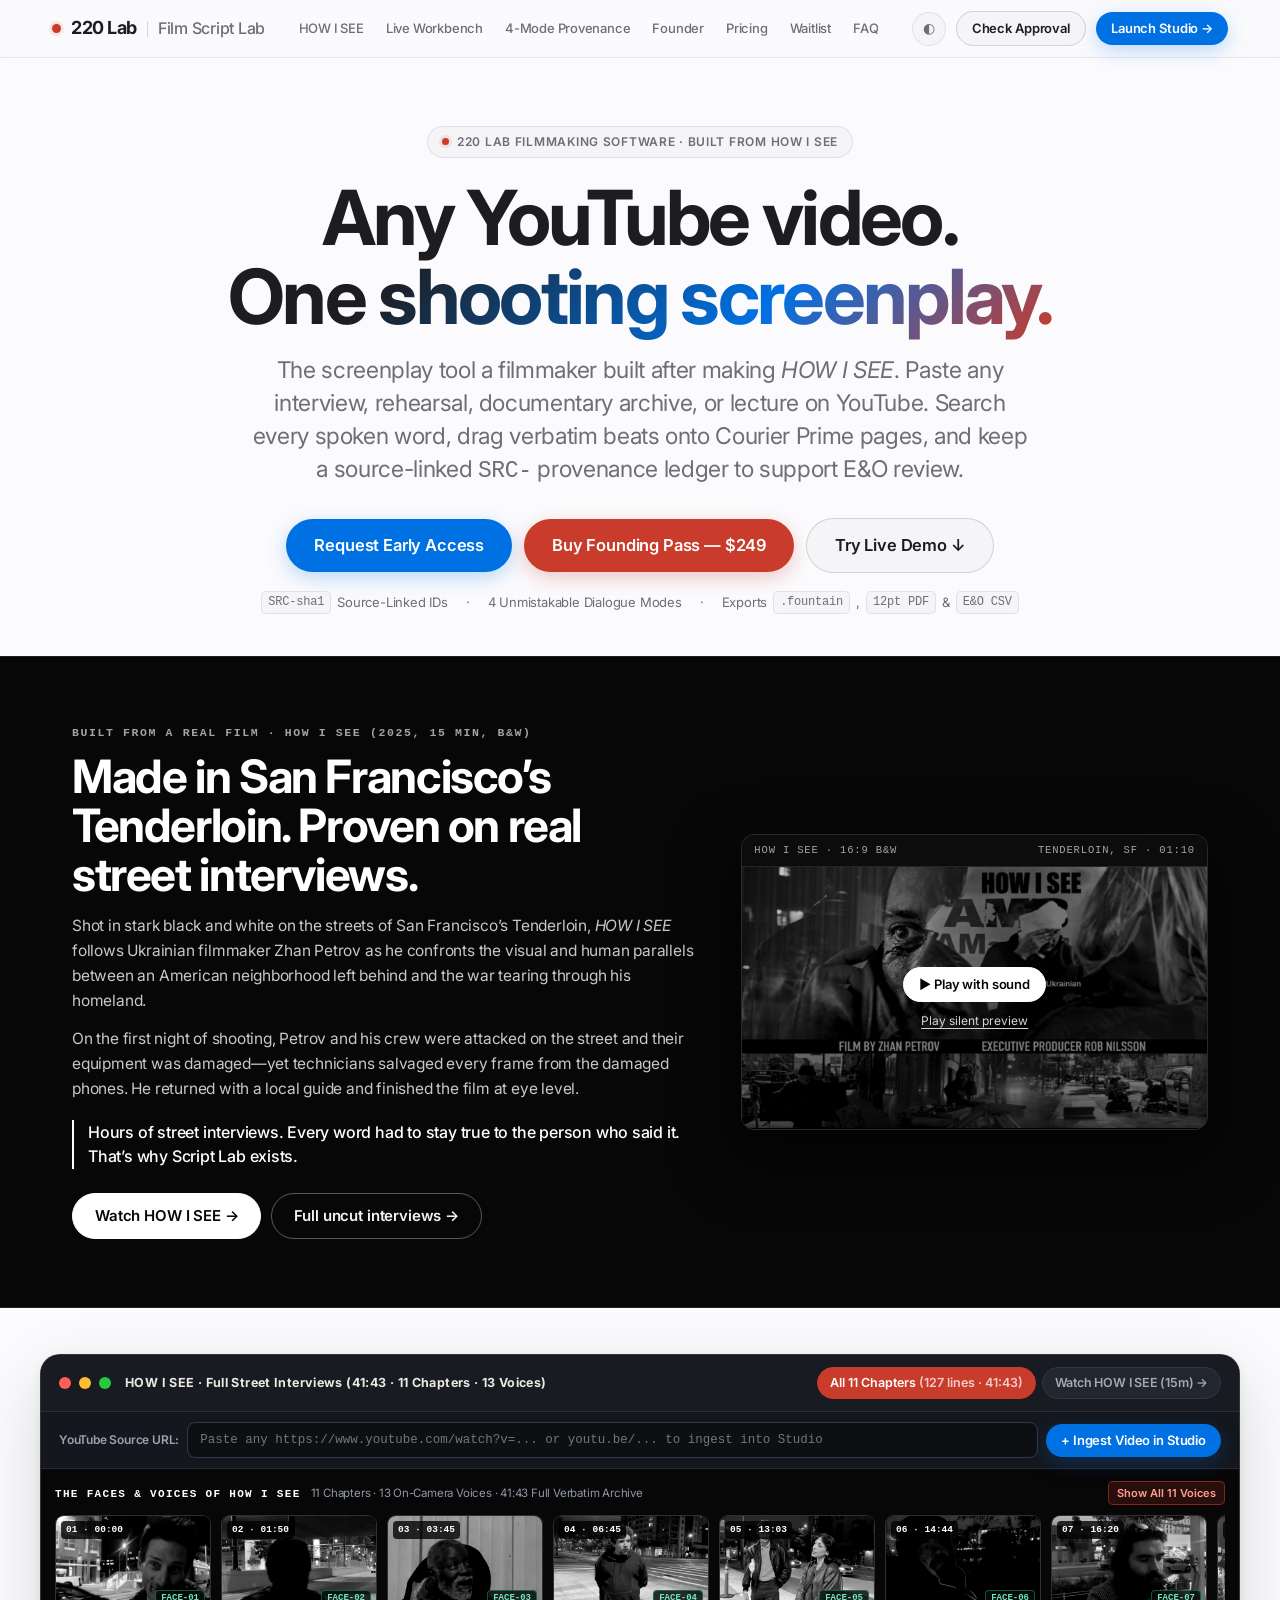
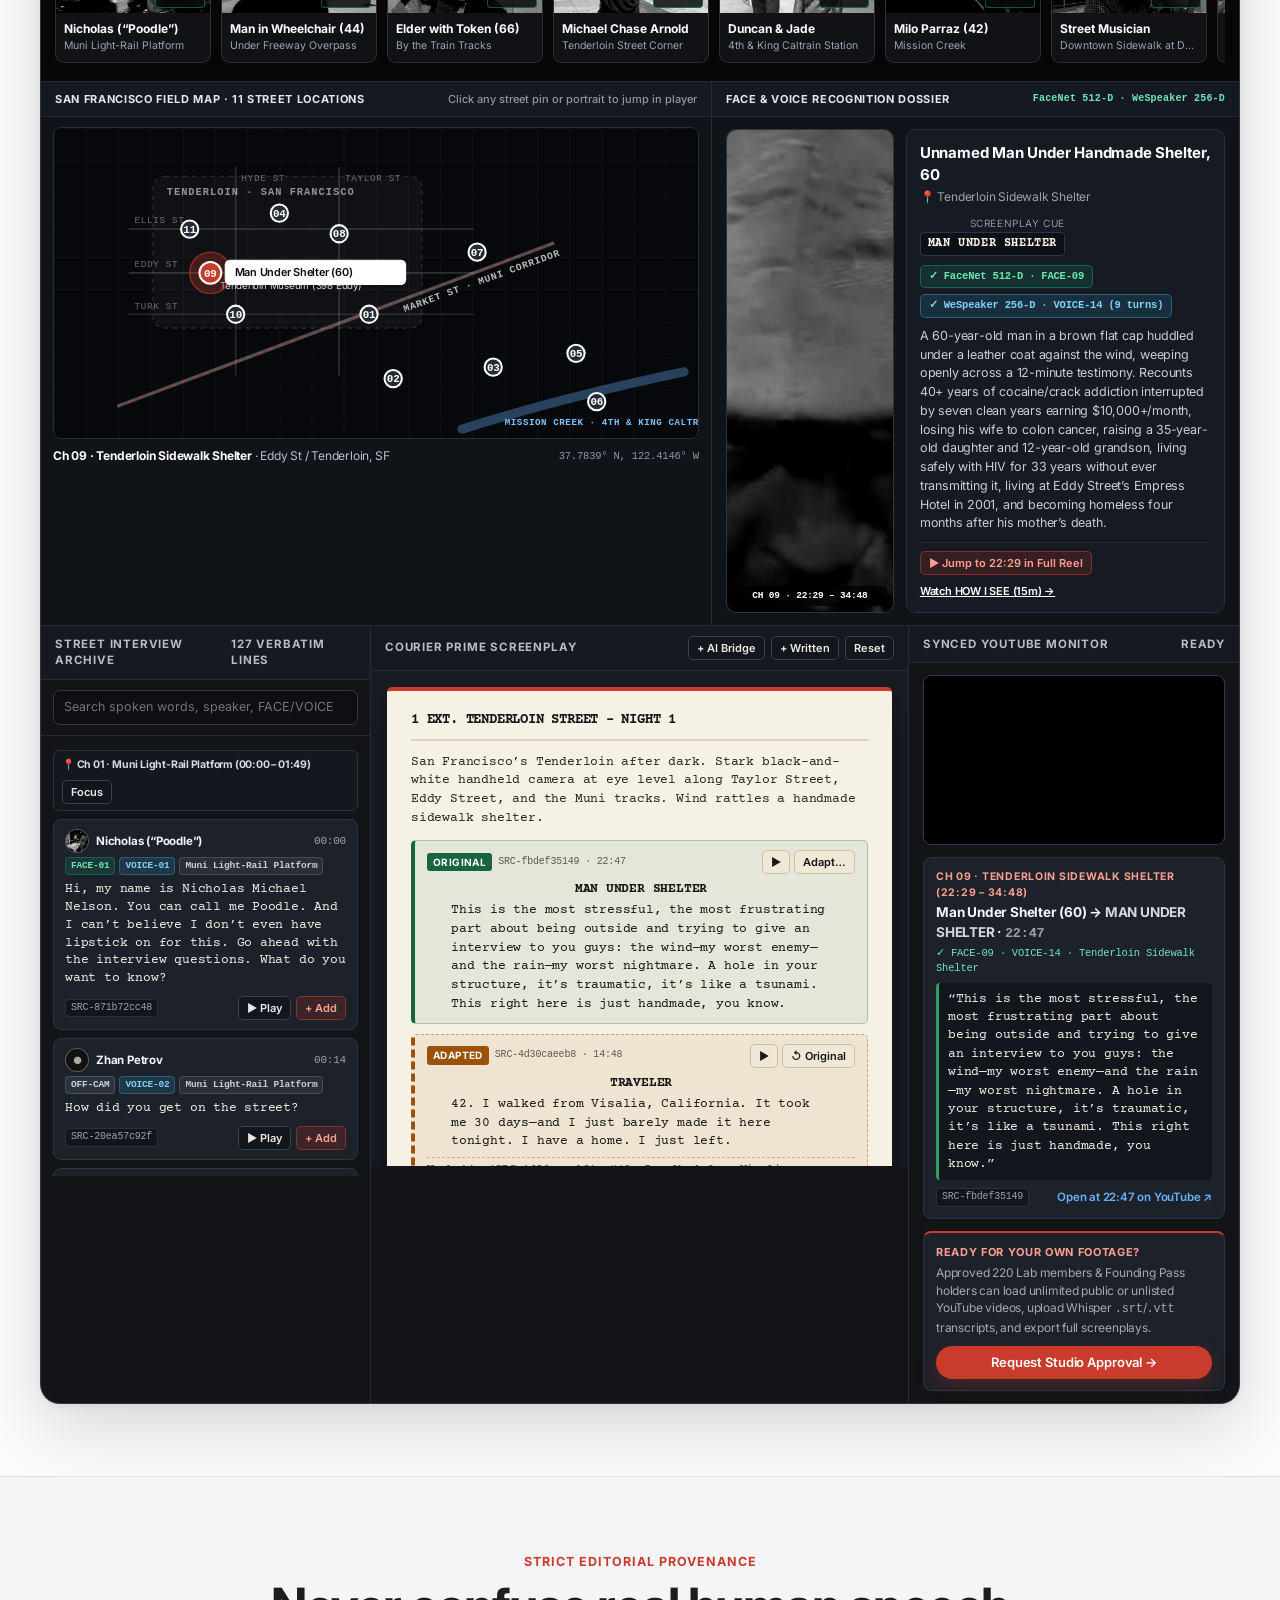
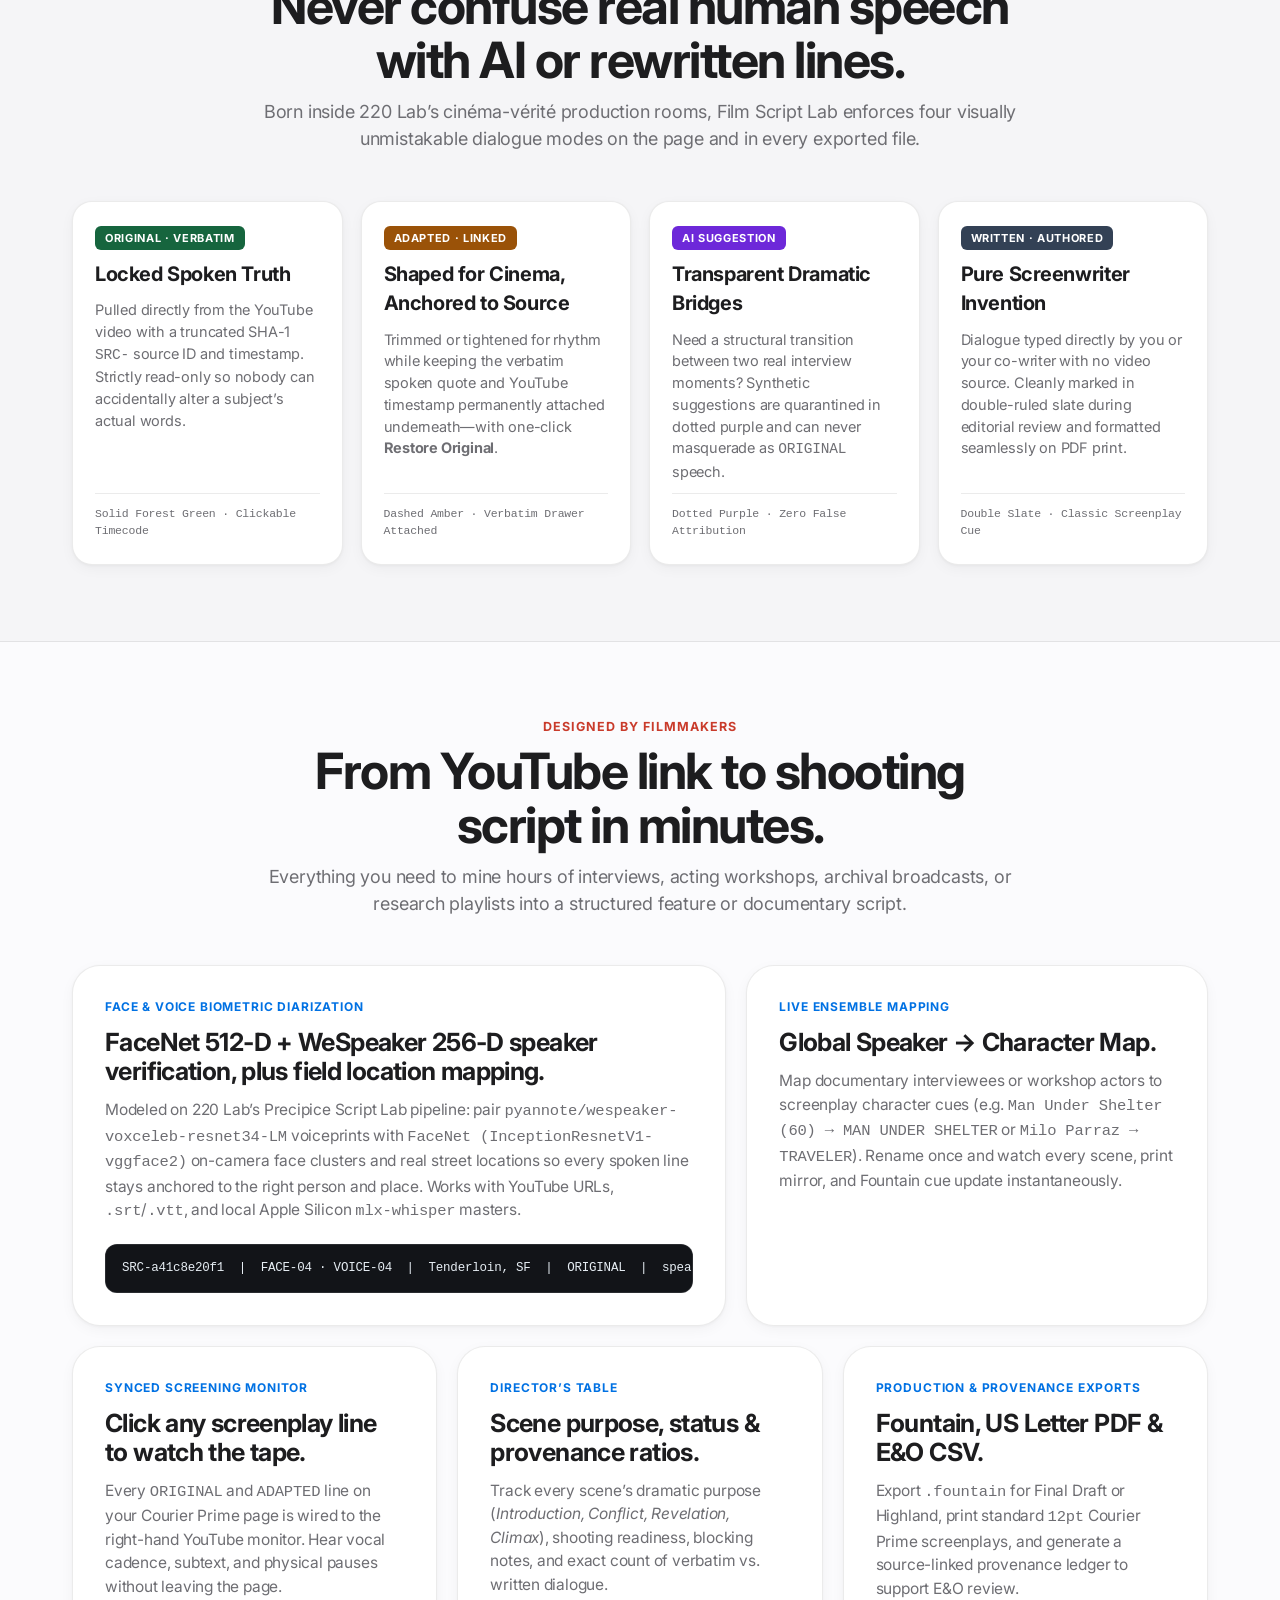
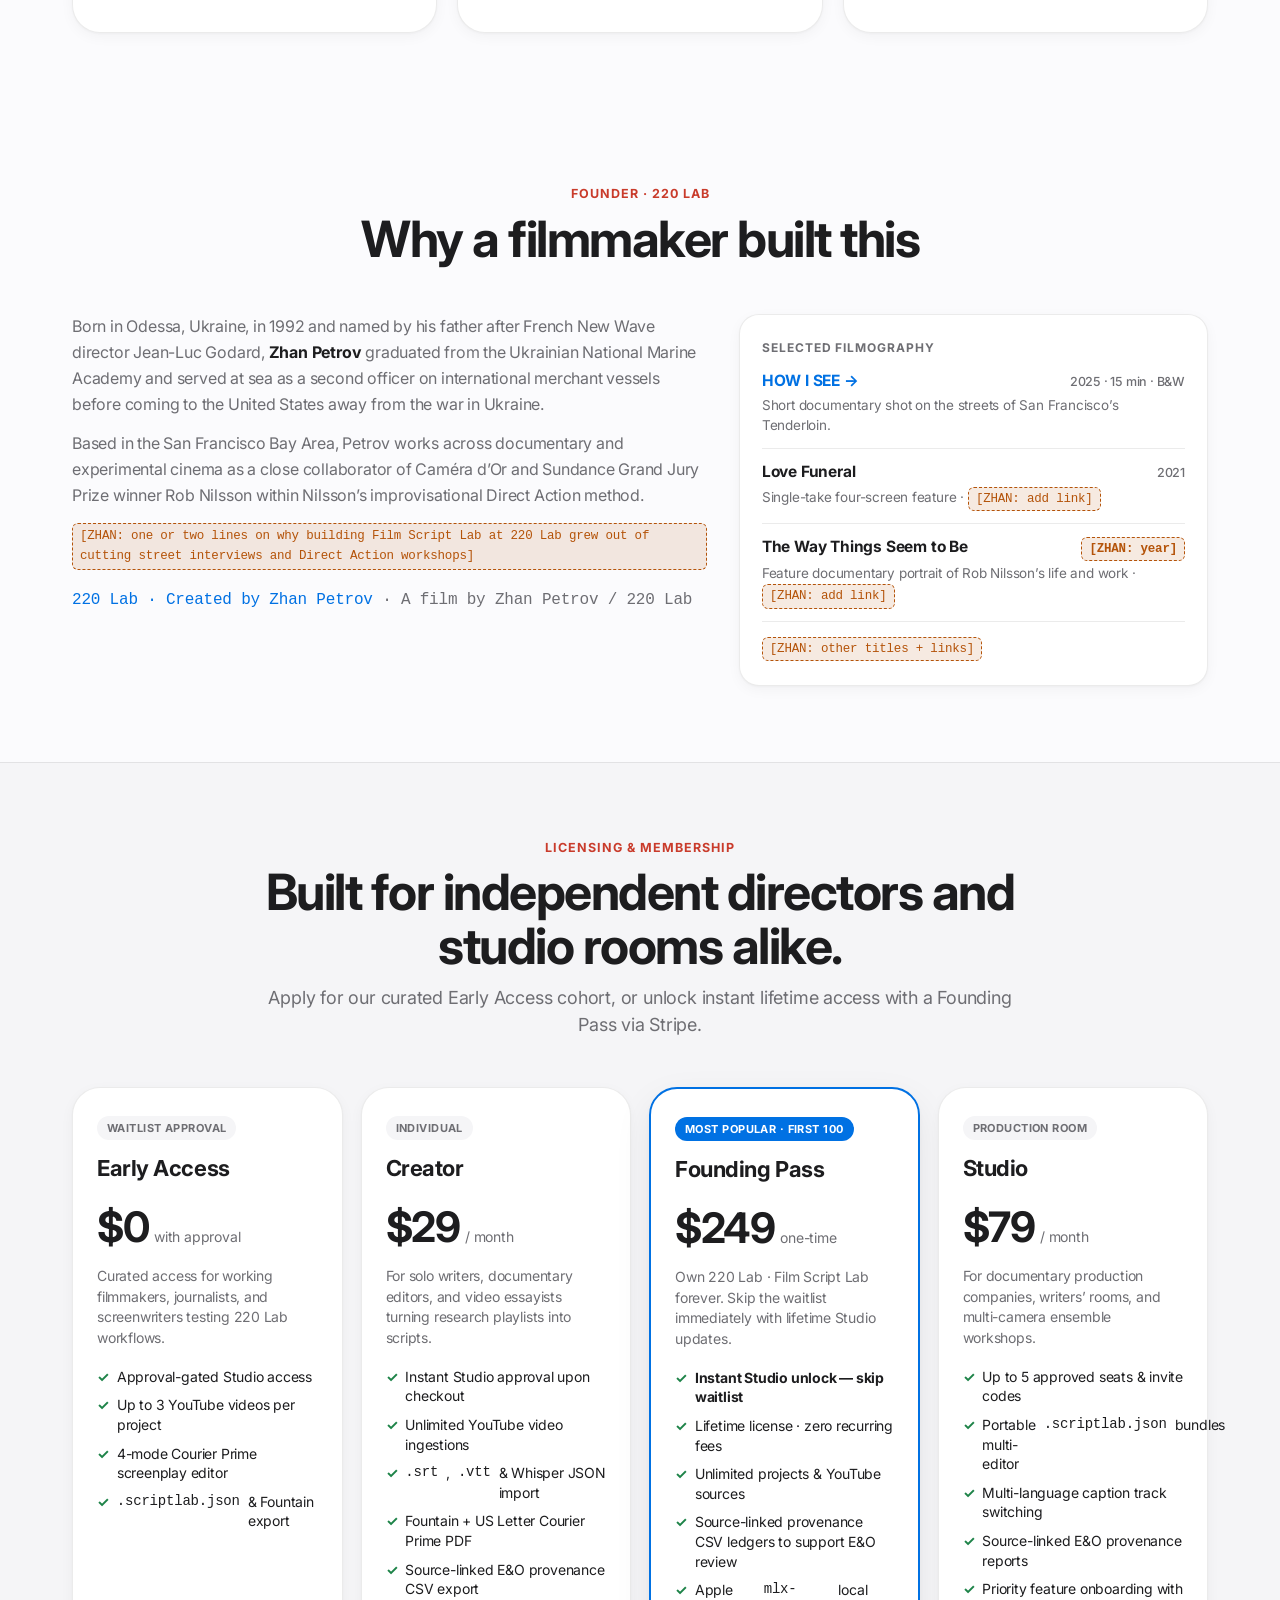
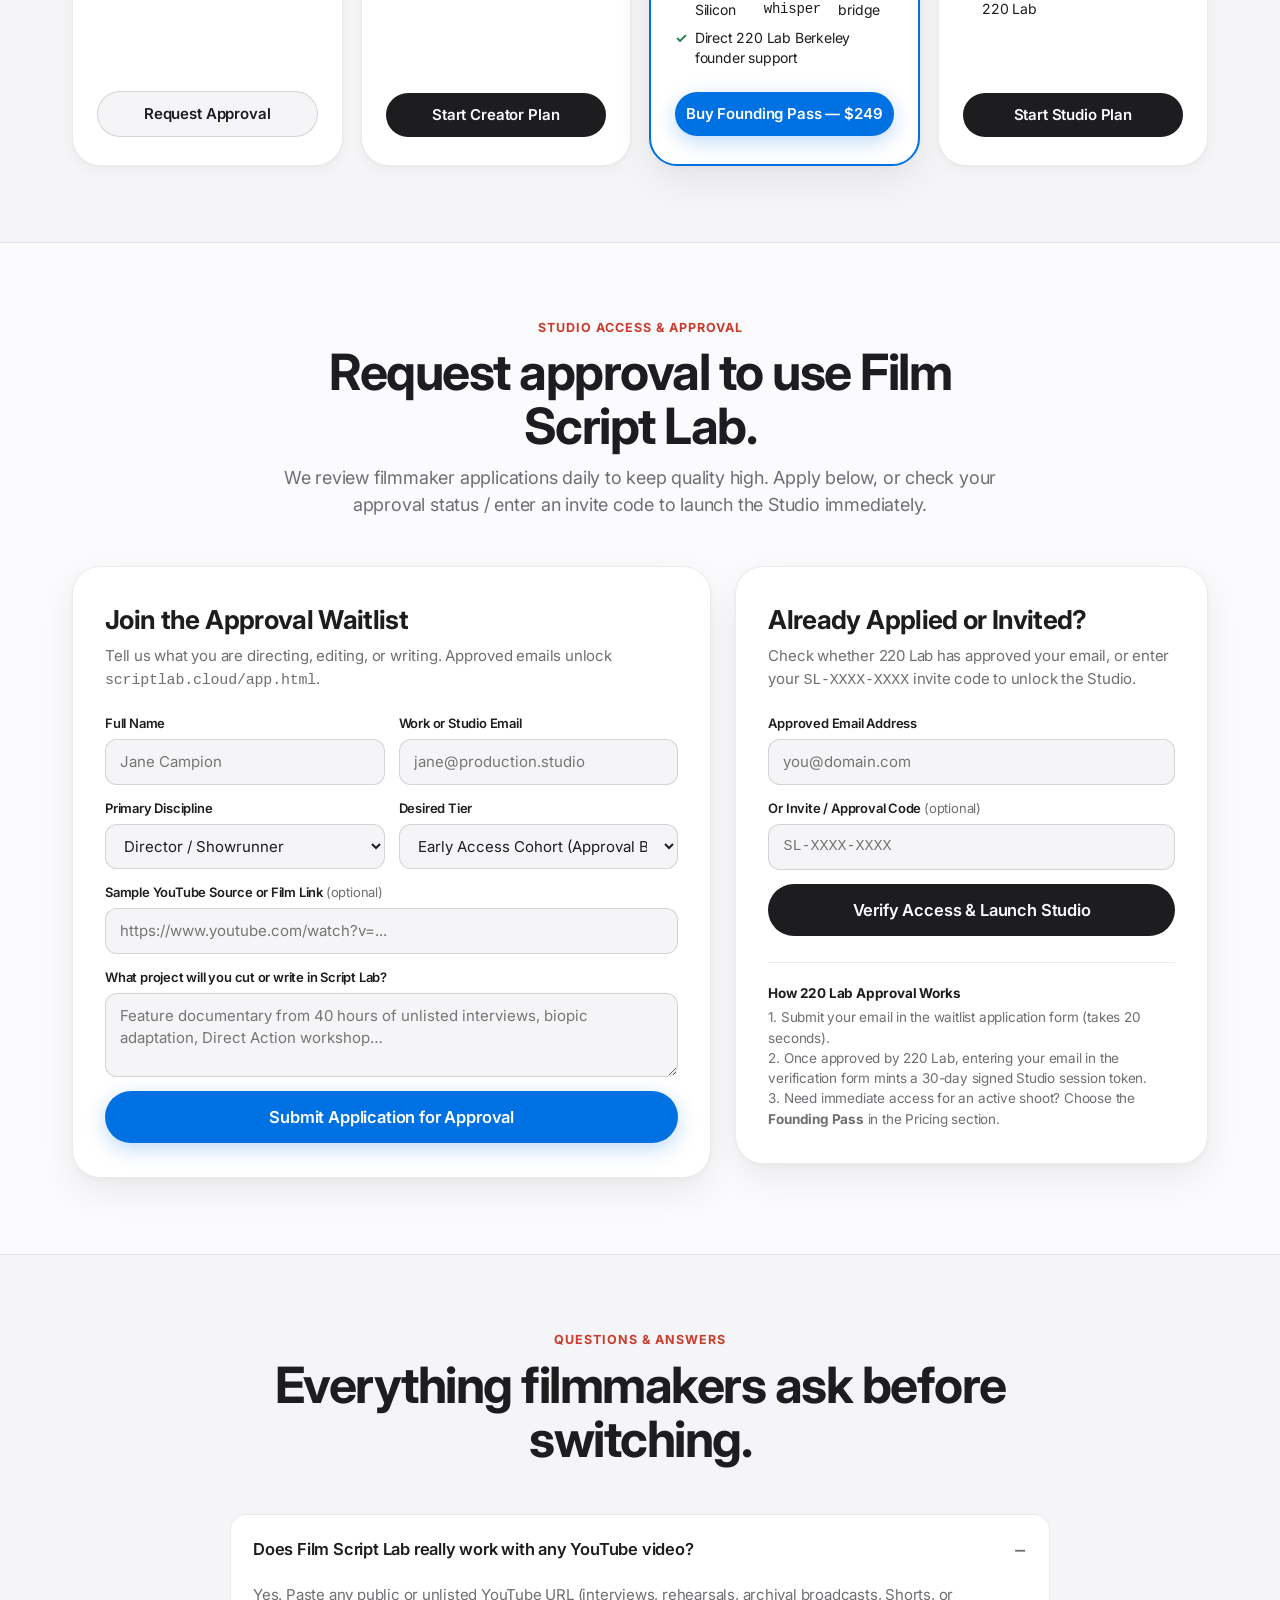
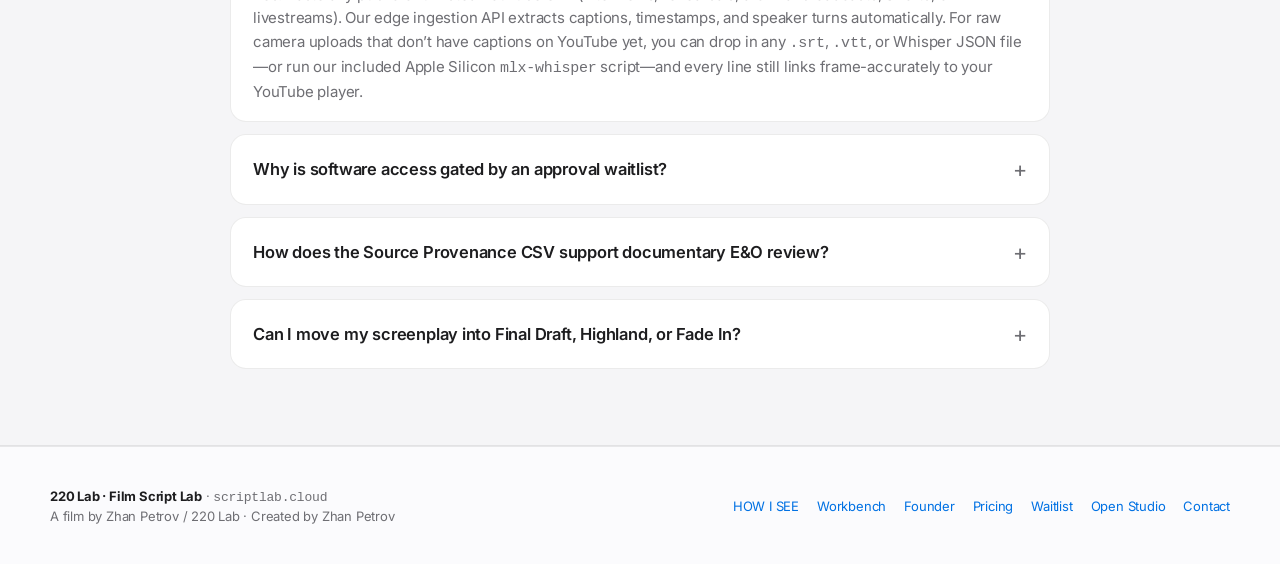
<file: index.html>
<!doctype html>
<html lang="en">
<head>
  <meta charset="utf-8" />
  <meta name="viewport" content="width=device-width, initial-scale=1, viewport-fit=cover" />
  <title>220 Lab · Film Script Lab — Turn Any YouTube Video Into a Shooting Screenplay</title>
  <meta name="description" content="Paste any YouTube video — interviews, rehearsals, documentary archives, lectures, or livestreams. Search timestamped dialogue, build Courier Prime scenes in 4 provenance modes, and export Fountain, PDF, and source-linked E&amp;O provenance ledgers." />
  <link rel="canonical" href="https://scriptlab.cloud/" />

  <!-- Open Graph / iMessage / Social Preview -->
  <!-- HOW I SEE-styled OG image option available at: https://scriptlab.cloud/assets/og-card-howisee.jpg -->
  <meta property="og:type" content="website" />
  <meta property="og:site_name" content="220 Lab · Film Script Lab" />
  <meta property="og:url" content="https://scriptlab.cloud/" />
  <meta property="og:title" content="220 Lab · Film Script Lab — Verbatim YouTube-to-Screenplay Studio" />
  <meta property="og:description" content="Built after making HOW I SEE. Turn any YouTube video into a shooting screenplay with SRC- SHA-1 timestamp provenance, 4 dialogue modes, Fountain, Courier Prime PDF, and E&amp;O CSV." />
  <meta property="og:image" content="https://scriptlab.cloud/assets/og-card.jpg" />
  <meta property="og:image:width" content="1200" />
  <meta property="og:image:height" content="630" />

  <!-- Twitter Card -->
  <meta name="twitter:card" content="summary_large_image" />
  <meta name="twitter:title" content="220 Lab · Film Script Lab" />
  <meta name="twitter:description" content="The screenplay tool a filmmaker built after making HOW I SEE. Turn any YouTube video into a shooting screenplay with source-linked SRC- provenance." />
  <meta name="twitter:image" content="https://scriptlab.cloud/assets/og-card.jpg" />

  <link rel="icon" href="favicon.ico" sizes="any" />
  <link rel="icon" type="image/svg+xml" href="assets/favicon.svg" />
  <link rel="apple-touch-icon" href="apple-touch-icon.png" />
  <link rel="preconnect" href="https://fonts.googleapis.com" />
  <link rel="preconnect" href="https://fonts.gstatic.com" crossorigin />
  <link href="https://fonts.googleapis.com/css2?family=Courier+Prime:ital,wght@0,400;0,700;1,400&family=Inter:wght@400;500;600;700&display=swap" rel="stylesheet" />
  <link rel="stylesheet" href="styles/apple-product.css?v=20261118c" />
</head>
<body id="top">

  <!-- STICKY APPLE FROSTED GLASS BAR -->
  <header class="apple-bar">
    <div class="apple-bar-inner">
      <a class="wordmark" href="#top" aria-label="220 Lab Film Script Lab Home">
        <span class="tally-dot" aria-hidden="true"></span>
        <span class="wordmark-brand">220 Lab</span>
        <span class="wordmark-divider" aria-hidden="true"></span>
        <span class="wordmark-product">Film Script Lab</span>
      </a>

      <nav class="bar-nav" aria-label="Primary">
        <a class="bar-link" href="#built-from-a-film">HOW I SEE</a>
        <a class="bar-link" href="#live-preview">Live Workbench</a>
        <a class="bar-link" href="#provenance">4-Mode Provenance</a>
        <a class="bar-link" href="#founder">Founder</a>
        <a class="bar-link" href="#pricing">Pricing</a>
        <a class="bar-link" href="#waitlist">Waitlist</a>
        <a class="bar-link" href="#faq">FAQ</a>
      </nav>

      <div class="bar-actions">
        <button type="button" class="theme-btn" id="theme-toggle" title="Switch Light / Dark appearance" aria-label="Toggle color theme">◐</button>
        <a class="btn-pill secondary sm" href="#waitlist" id="nav-status-btn">Check Approval</a>
        <a class="btn-pill primary sm" href="app.html" id="nav-launch-btn">Launch Studio →</a>
      </div>
    </div>
  </header>

  <main>
    <!-- HERO -->
    <section class="hero-section">
      <div class="eyebrow-pill">
        <span class="tally-dot" style="width:7px;height:7px;"></span>
        <span>220 Lab Filmmaking Software · Built From HOW I SEE</span>
      </div>

      <h1 class="hero-title">
        Any YouTube video.<br />
        <span class="gradient-span">One shooting screenplay.</span>
      </h1>

      <p class="hero-lede">
        The screenplay tool a filmmaker built after making <em>HOW I SEE</em>. Paste any interview, rehearsal,
        documentary archive, or lecture on YouTube. Search every spoken word, drag verbatim beats onto
        Courier Prime pages, and keep a source-linked <code>SRC-</code> provenance ledger to support E&amp;O review.
      </p>

      <div class="hero-cta-row">
        <a class="btn-pill primary lg" href="#waitlist">Request Early Access</a>
        <button type="button" class="btn-pill cinema lg" data-checkout-tier="lifetime">Buy Founding Pass — $249</button>
        <a class="btn-pill secondary lg" href="#live-preview">Try Live Demo ↓</a>
      </div>

      <div class="hero-proof-strip">
        <span><code>SRC-sha1</code> Source-Linked IDs</span>
        <span>·</span>
        <span>4 Unmistakable Dialogue Modes</span>
        <span>·</span>
        <span>Exports <code>.fountain</code>, <code>12pt PDF</code> &amp; <code>E&amp;O CSV</code></span>
      </div>
    </section>

    <!-- 1A. BUILT FROM A REAL FILM (HOW I SEE · MONOCHROME #070707) -->
    <section class="film-origin-band" id="built-from-a-film" aria-labelledby="heading-built-from-a-film">
      <div class="film-origin-inner">
        <div>
          <p class="film-origin-kicker">Built From a Real Film · HOW I SEE (2025, 15 min, B&amp;W)</p>
          <h2 class="film-origin-title" id="heading-built-from-a-film">
            Made in San Francisco’s Tenderloin. Proven on real street interviews.
          </h2>
          <p class="film-origin-copy">
            Shot in stark black and white on the streets of San Francisco’s Tenderloin, <em>HOW I SEE</em> follows
            Ukrainian filmmaker Zhan Petrov as he confronts the visual and human parallels between an American
            neighborhood left behind and the war tearing through his homeland.
          </p>
          <p class="film-origin-copy">
            On the first night of shooting, Petrov and his crew were attacked on the street and their equipment was
            damaged—yet technicians salvaged every frame from the damaged phones. He returned with a local guide and
            finished the film at eye level.
          </p>
          <p class="film-origin-bridge">
            Hours of street interviews. Every word had to stay true to the person who said it. That’s why Script Lab exists.
          </p>
          <div class="film-origin-actions">
            <a
              class="btn-pill mono-light"
              href="https://howisee.homes/?utm_source=scriptlab&amp;utm_medium=site&amp;utm_campaign=howisee#watch"
            >Watch HOW I SEE →</a>
            <a
              class="btn-pill mono-outline"
              href="https://howisee.homes/?utm_source=scriptlab&amp;utm_medium=site&amp;utm_campaign=howisee#interviews"
            >Full uncut interviews →</a>
          </div>
        </div>

        <div class="film-trailer-frame">
          <div class="film-trailer-hud" aria-hidden="true">
            <span>HOW I SEE · 16:9 B&amp;W</span>
            <span>TENDERLOIN, SF · 01:10</span>
          </div>
          <div class="film-trailer-stage">
            <video
              id="film-trailer-video"
              src="assets/how-i-see-trailer.mp4"
              poster="assets/how-i-see-trailer-poster.jpg"
              preload="none"
              muted
              playsinline
              loop
            ></video>
            <div class="film-trailer-overlay" id="film-trailer-overlay">
              <button type="button" class="btn-pill mono-light sm" id="film-trailer-sound-btn">
                ▶ Play with sound
              </button>
              <button type="button" class="film-silent-link" id="film-trailer-silent-btn">
                Play silent preview
              </button>
            </div>
          </div>
        </div>
      </div>
    </section>

    <!-- INTERACTIVE LIVE WORKBENCH SHOWCASE -->
    <section class="showcase-wrap" id="live-preview" aria-label="Interactive Film Script Lab Preview" style="padding-top:46px;">
      <div class="macos-window">
        <div class="macos-titlebar">
          <div style="display:flex;align-items:center;gap:14px;">
            <div class="macos-dots" aria-hidden="true"><i></i><i></i><i></i></div>
            <span style="font-size:12.5px;font-weight:700;letter-spacing:0.03em;color:#ece9e1;">HOW I SEE · Full Street Interviews (41:43 · 11 Chapters · 13 Voices)</span>
          </div>

          <div class="showcase-source-tabs" id="demo-source-tabs" role="tablist" aria-label="HOW I SEE full street interviews"></div>
        </div>

        <form class="showcase-url-bar" id="demo-custom-url-form">
          <span style="font-size:12px;font-weight:600;color:#9ba1b0;">YouTube Source URL:</span>
          <input
            type="url"
            id="demo-custom-url"
            class="showcase-url-input"
            placeholder="Paste any https://www.youtube.com/watch?v=... or youtu.be/... to ingest into Studio"
            aria-label="Paste any YouTube URL"
          />
          <button type="submit" class="btn-pill primary sm">+ Ingest Video in Studio</button>
        </form>

        <!-- DRAMATIC B&W SUBJECT PORTRAIT FILMSTRIP (ALL 11 CHAPTERS) -->
        <div class="sc-cast-strip" id="demo-cast-strip" aria-label="On-camera street interview subjects"></div>

        <!-- SOCIAL FIELD MAP + FACE & VOICE BIOMETRICS (Precipice Script Lab Architecture) -->
        <div class="sc-social-strip" id="demo-social-strip">
          <div class="sc-map-card">
            <div class="sc-social-head">
              <span>San Francisco Field Map · 11 Street Locations</span>
              <span class="sc-social-sub">Click any street pin or portrait to jump in player</span>
            </div>
            <div class="sc-map-stage" id="demo-sf-map" role="region" aria-label="San Francisco Tenderloin and Mission Creek interview locations map"></div>
          </div>

          <div class="sc-bio-card">
            <div class="sc-social-head">
              <span>Face &amp; Voice Recognition Dossier</span>
              <span class="sc-bio-models">FaceNet 512-D · WeSpeaker 256-D</span>
            </div>
            <div class="sc-bio-body" id="demo-biometrics-panel"></div>
          </div>
        </div>

        <div class="showcase-grid">
          <!-- Col 1: Verbatim Street Interview Archive -->
          <div class="sc-col">
            <div class="sc-col-head">
              <span>Street Interview Archive</span>
              <span id="demo-line-count">0 lines</span>
            </div>
            <div class="sc-search-wrap">
              <input type="search" id="demo-search" placeholder="Search spoken words, speaker, FACE/VOICE, SRC-id…" aria-label="Search demo archive" />
            </div>
            <div class="sc-archive-cards" id="demo-archive-list"></div>
          </div>

          <!-- Col 2: Live Courier Prime Screenplay Page -->
          <div class="sc-col">
            <div class="sc-col-head">
              <span>Courier Prime Screenplay</span>
              <div style="display:flex;gap:6px;">
                <button type="button" class="sc-mini-btn" id="demo-add-ai">+ AI Bridge</button>
                <button type="button" class="sc-mini-btn" id="demo-add-written">+ Written</button>
                <button type="button" class="sc-mini-btn" id="demo-reset-script">Reset</button>
              </div>
            </div>
            <div class="sc-paper-stage">
              <div class="sc-paper" id="demo-paper"></div>
            </div>
          </div>

          <!-- Col 3: Synced YouTube Source Monitor -->
          <div class="sc-col">
            <div class="sc-col-head">
              <span>Synced YouTube Monitor</span>
              <span id="demo-player-status">Ready</span>
            </div>
            <div class="sc-film-body">
              <div class="sc-yt-box">
                <div id="landing-yt-player"></div>
              </div>
              <div class="sc-inspector" id="demo-inspector"></div>
              <div class="sc-inspector" style="border-top:2px solid #c93b2b;">
                <div style="font-size:11px;font-weight:700;text-transform:uppercase;letter-spacing:0.06em;color:#ff9f93;margin-bottom:4px;">Ready for Your Own Footage?</div>
                <p style="color:#a4a8b3;line-height:1.45;margin-bottom:10px;">
                  Approved 220 Lab members &amp; Founding Pass holders can load unlimited public or unlisted YouTube videos, upload Whisper <code>.srt</code>/<code>.vtt</code> transcripts, and export full screenplays.
                </p>
                <a href="#waitlist" class="btn-pill cinema sm" style="width:100%;">Request Studio Approval →</a>
              </div>
            </div>
          </div>
        </div>
      </div>
    </section>

    <!-- 4-MODE PROVENANCE ARCHITECTURE -->
    <div class="apple-section-alt" id="provenance">
      <section class="apple-section">
        <header class="section-header">
          <p class="section-kicker">Strict Editorial Provenance</p>
          <h2 class="section-title">Never confuse real human speech with AI or rewritten lines.</h2>
          <p class="section-sub">
            Born inside 220 Lab’s cinéma-vérité production rooms, Film Script Lab enforces four visually unmistakable dialogue modes on the page and in every exported file.
          </p>
        </header>

        <div class="modes-grid">
          <article class="mode-card orig">
            <span class="mode-pill-demo">ORIGINAL · Verbatim</span>
            <h3>Locked Spoken Truth</h3>
            <p>
              Pulled directly from the YouTube video with a truncated SHA-1 <code>SRC-</code> source ID and timestamp. Strictly read-only so nobody can accidentally alter a subject’s actual words.
            </p>
            <div class="mode-rule">Solid Forest Green · Clickable Timecode</div>
          </article>

          <article class="mode-card adapt">
            <span class="mode-pill-demo">ADAPTED · Linked</span>
            <h3>Shaped for Cinema, Anchored to Source</h3>
            <p>
              Trimmed or tightened for rhythm while keeping the verbatim spoken quote and YouTube timestamp permanently attached underneath—with one-click <strong>Restore Original</strong>.
            </p>
            <div class="mode-rule">Dashed Amber · Verbatim Drawer Attached</div>
          </article>

          <article class="mode-card ai">
            <span class="mode-pill-demo">AI SUGGESTION</span>
            <h3>Transparent Dramatic Bridges</h3>
            <p>
              Need a structural transition between two real interview moments? Synthetic suggestions are quarantined in dotted purple and can never masquerade as <code>ORIGINAL</code> speech.
            </p>
            <div class="mode-rule">Dotted Purple · Zero False Attribution</div>
          </article>

          <article class="mode-card written">
            <span class="mode-pill-demo">WRITTEN · Authored</span>
            <h3>Pure Screenwriter Invention</h3>
            <p>
              Dialogue typed directly by you or your co-writer with no video source. Cleanly marked in double-ruled slate during editorial review and formatted seamlessly on PDF print.
            </p>
            <div class="mode-rule">Double Slate · Classic Screenplay Cue</div>
          </article>
        </div>
      </section>
    </div>

    <!-- CAPABILITIES BENTO GRID -->
    <section class="apple-section" id="capabilities">
      <header class="section-header">
        <p class="section-kicker">Designed by Filmmakers</p>
        <h2 class="section-title">From YouTube link to shooting script in minutes.</h2>
        <p class="section-sub">
          Everything you need to mine hours of interviews, acting workshops, archival broadcasts, or research playlists into a structured feature or documentary script.
        </p>
      </header>

      <div class="bento-grid">
        <article class="bento-card bento-span-7">
          <span class="bento-eyebrow">Face &amp; Voice Biometric Diarization</span>
          <h3>FaceNet 512-D + WeSpeaker 256-D speaker verification, plus field location mapping.</h3>
          <p>
            Modeled on 220 Lab’s Precipice Script Lab pipeline: pair <code>pyannote/wespeaker-voxceleb-resnet34-LM</code> voiceprints with <code>FaceNet (InceptionResnetV1-vggface2)</code> on-camera face clusters and real street locations so every spoken line stays anchored to the right person and place. Works with YouTube URLs, <code>.srt</code>/<code>.vtt</code>, and local Apple Silicon <code>mlx-whisper</code> masters.
          </p>
          <pre class="code-snippet">SRC-a41c8e20f1  |  FACE-04 · VOICE-04  |  Tenderloin, SF  |  ORIGINAL  |  speakerVerified: true</pre>
        </article>

        <article class="bento-card bento-span-5">
          <span class="bento-eyebrow">Live Ensemble Mapping</span>
          <h3>Global Speaker → Character Map.</h3>
          <p>
            Map documentary interviewees or workshop actors to screenplay character cues (e.g. <code>Man Under Shelter (60) → MAN UNDER SHELTER</code> or <code>Milo Parraz → TRAVELER</code>). Rename once and watch every scene, print mirror, and Fountain cue update instantaneously.
          </p>
        </article>

        <article class="bento-card bento-span-4">
          <span class="bento-eyebrow">Synced Screening Monitor</span>
          <h3>Click any screenplay line to watch the tape.</h3>
          <p>
            Every <code>ORIGINAL</code> and <code>ADAPTED</code> line on your Courier Prime page is wired to the right-hand YouTube monitor. Hear vocal cadence, subtext, and physical pauses without leaving the page.
          </p>
        </article>

        <article class="bento-card bento-span-4">
          <span class="bento-eyebrow">Director’s Table</span>
          <h3>Scene purpose, status &amp; provenance ratios.</h3>
          <p>
            Track every scene’s dramatic purpose (<em>Introduction, Conflict, Revelation, Climax</em>), shooting readiness, blocking notes, and exact count of verbatim vs. written dialogue.
          </p>
        </article>

        <article class="bento-card bento-span-4">
          <span class="bento-eyebrow">Production &amp; Provenance Exports</span>
          <h3>Fountain, US Letter PDF &amp; E&amp;O CSV.</h3>
          <p>
            Export <code>.fountain</code> for Final Draft or Highland, print standard <code>12pt</code> Courier Prime screenplays, and generate a source-linked provenance ledger to support E&amp;O review.
          </p>
        </article>
      </div>
    </section>

    <!-- 1C. FOUNDER -->
    <section class="apple-section" id="founder" aria-labelledby="heading-founder">
      <header class="section-header">
        <p class="section-kicker">Founder · 220 Lab</p>
        <h2 class="section-title" id="heading-founder">Why a filmmaker built this</h2>
      </header>

      <div class="founder-grid">
        <div class="founder-bio">
          <p>
            Born in Odessa, Ukraine, in 1992 and named by his father after French New Wave director Jean-Luc Godard,
            <strong>Zhan Petrov</strong> graduated from the Ukrainian National Marine Academy and served at sea as a
            second officer on international merchant vessels before coming to the United States away from the war in Ukraine.
          </p>
          <p>
            Based in the San Francisco Bay Area, Petrov works across documentary and experimental cinema as a close
            collaborator of Caméra d’Or and Sundance Grand Jury Prize winner Rob Nilsson within Nilsson’s improvisational
            Direct Action method.
          </p>
          <p>
            <span class="zhan-placeholder">[ZHAN: one or two lines on why building Film Script Lab at 220 Lab grew out of cutting street interviews and Direct Action workshops]</span>
          </p>
          <p class="founder-credit">
            <a href="https://howisee.homes/?utm_source=scriptlab&amp;utm_medium=site&amp;utm_campaign=howisee#director">220 Lab · Created by Zhan Petrov</a> · A film by Zhan Petrov / 220 Lab
          </p>
        </div>

        <aside class="filmography-card" aria-label="Selected Filmography">
          <h3 class="filmography-heading">Selected Filmography</h3>
          <ul class="filmography-list">
            <li class="filmography-item">
              <div class="filmography-title">
                <a href="https://howisee.homes/?utm_source=scriptlab&amp;utm_medium=site&amp;utm_campaign=howisee">HOW I SEE →</a>
                <span style="font-size:12.5px;color:var(--text-2);font-weight:500;">2025 · 15 min · B&amp;W</span>
              </div>
              <p class="filmography-meta">Short documentary shot on the streets of San Francisco’s Tenderloin.</p>
            </li>
            <li class="filmography-item">
              <div class="filmography-title">
                <span>Love Funeral</span>
                <span style="font-size:12.5px;color:var(--text-2);font-weight:500;">2021</span>
              </div>
              <p class="filmography-meta">Single-take four-screen feature · <span class="zhan-placeholder">[ZHAN: add link]</span></p>
            </li>
            <li class="filmography-item">
              <div class="filmography-title">
                <span>The Way Things Seem to Be</span>
                <span class="zhan-placeholder">[ZHAN: year]</span>
              </div>
              <p class="filmography-meta">Feature documentary portrait of Rob Nilsson’s life and work · <span class="zhan-placeholder">[ZHAN: add link]</span></p>
            </li>
            <li class="filmography-item">
              <p class="filmography-meta"><span class="zhan-placeholder">[ZHAN: other titles + links]</span></p>
            </li>
          </ul>
        </aside>
      </div>
    </section>

    <!-- COMMERCIAL PRICING -->
    <div class="apple-section-alt" id="pricing">
      <section class="apple-section">
        <header class="section-header">
          <p class="section-kicker">Licensing &amp; Membership</p>
          <h2 class="section-title">Built for independent directors and studio rooms alike.</h2>
          <p class="section-sub">
            Apply for our curated Early Access cohort, or unlock instant lifetime access with a Founding Pass via Stripe.
          </p>
        </header>

        <div class="pricing-grid">
          <!-- Tier 1: Approval Cohort -->
          <article class="price-card">
            <span class="price-badge">Waitlist Approval</span>
            <h3>Early Access</h3>
            <div class="price-figure">
              <span class="price-amount">$0</span>
              <span class="price-period">with approval</span>
            </div>
            <p class="price-desc">Curated access for working filmmakers, journalists, and screenwriters testing 220 Lab workflows.</p>
            <ul class="price-features">
              <li>Approval-gated Studio access</li>
              <li>Up to 3 YouTube videos per project</li>
              <li>4-mode Courier Prime screenplay editor</li>
              <li><code>.scriptlab.json</code> &amp; Fountain export</li>
            </ul>
            <a href="#waitlist" class="btn-pill secondary" data-select-plan="beta">Request Approval</a>
          </article>

          <!-- Tier 2: Creator -->
          <article class="price-card">
            <span class="price-badge">Individual</span>
            <h3>Creator</h3>
            <div class="price-figure">
              <span class="price-amount">$29</span>
              <span class="price-period">/ month</span>
            </div>
            <p class="price-desc">For solo writers, documentary editors, and video essayists turning research playlists into scripts.</p>
            <ul class="price-features">
              <li>Instant Studio approval upon checkout</li>
              <li>Unlimited YouTube video ingestions</li>
              <li><code>.srt</code>, <code>.vtt</code> &amp; Whisper JSON import</li>
              <li>Fountain + US Letter Courier Prime PDF</li>
              <li>Source-linked E&amp;O provenance CSV export</li>
            </ul>
            <button type="button" class="btn-pill dark-ink" data-checkout-tier="creator">Start Creator Plan</button>
          </article>

          <!-- Tier 3: Founding Pass (Featured) -->
          <article class="price-card featured">
            <span class="price-badge">Most Popular · First 100</span>
            <h3>Founding Pass</h3>
            <div class="price-figure">
              <span class="price-amount">$249</span>
              <span class="price-period">one-time</span>
            </div>
            <p class="price-desc">Own 220 Lab · Film Script Lab forever. Skip the waitlist immediately with lifetime Studio updates.</p>
            <ul class="price-features">
              <li><strong>Instant Studio unlock — skip waitlist</strong></li>
              <li>Lifetime license · zero recurring fees</li>
              <li>Unlimited projects &amp; YouTube sources</li>
              <li>Source-linked provenance CSV ledgers to support E&amp;O review</li>
              <li>Apple Silicon <code>mlx-whisper</code> local bridge</li>
              <li>Direct 220 Lab Berkeley founder support</li>
            </ul>
            <button type="button" class="btn-pill primary" data-checkout-tier="lifetime">Buy Founding Pass — $249</button>
          </article>

          <!-- Tier 4: Studio -->
          <article class="price-card">
            <span class="price-badge">Production Room</span>
            <h3>Studio</h3>
            <div class="price-figure">
              <span class="price-amount">$79</span>
              <span class="price-period">/ month</span>
            </div>
            <p class="price-desc">For documentary production companies, writers’ rooms, and multi-camera ensemble workshops.</p>
            <ul class="price-features">
              <li>Up to 5 approved seats &amp; invite codes</li>
              <li>Portable multi-editor <code>.scriptlab.json</code> bundles</li>
              <li>Multi-language caption track switching</li>
              <li>Source-linked E&amp;O provenance reports</li>
              <li>Priority feature onboarding with 220 Lab</li>
            </ul>
            <button type="button" class="btn-pill dark-ink" data-checkout-tier="studio">Start Studio Plan</button>
          </article>
        </div>

        <div id="checkout-feedback" class="status-banner" hidden style="max-width:740px;margin:22px auto 0;text-align:center;"></div>
      </section>
    </div>

    <!-- WAITLIST APPLICATION & APPROVAL CHECKER -->
    <section class="apple-section" id="waitlist">
      <header class="section-header">
        <p class="section-kicker">Studio Access &amp; Approval</p>
        <h2 class="section-title">Request approval to use Film Script Lab.</h2>
        <p class="section-sub">
          We review filmmaker applications daily to keep quality high. Apply below, or check your approval status / enter an invite code to launch the Studio immediately.
        </p>
      </header>

      <div class="waitlist-split">
        <!-- Application Form -->
        <div class="apple-panel">
          <h3>Join the Approval Waitlist</h3>
          <p>Tell us what you are directing, editing, or writing. Approved emails unlock <code>scriptlab.cloud/app.html</code>.</p>

          <form id="waitlist-form">
            <div class="form-grid">
              <div class="form-field">
                <label for="wl-name">Full Name</label>
                <input type="text" id="wl-name" class="apple-input" placeholder="Jane Campion" required />
              </div>
              <div class="form-field">
                <label for="wl-email">Work or Studio Email</label>
                <input type="email" id="wl-email" class="apple-input" placeholder="jane@production.studio" required />
              </div>
            </div>

            <div class="form-grid">
              <div class="form-field">
                <label for="wl-role">Primary Discipline</label>
                <select id="wl-role" class="apple-select">
                  <option value="Director / Showrunner">Director / Showrunner</option>
                  <option value="Screenwriter">Screenwriter</option>
                  <option value="Documentary Editor">Documentary Editor</option>
                  <option value="Producer / Studio">Producer / Studio</option>
                  <option value="Investigative Journalist">Investigative Journalist</option>
                  <option value="Video Essayist / Creator">Video Essayist / Creator</option>
                </select>
              </div>
              <div class="form-field">
                <label for="wl-plan">Desired Tier</label>
                <select id="wl-plan" class="apple-select">
                  <option value="beta">Early Access Cohort (Approval Beta)</option>
                  <option value="lifetime">Founding Pass ($249)</option>
                  <option value="creator">Creator ($29/mo)</option>
                  <option value="studio">Studio ($79/mo)</option>
                </select>
              </div>
            </div>

            <div class="form-field">
              <label for="wl-yt">Sample YouTube Source or Film Link <span style="font-weight:400;color:var(--text-2);">(optional)</span></label>
              <input type="url" id="wl-yt" class="apple-input" placeholder="https://www.youtube.com/watch?v=..." />
            </div>

            <div class="form-field">
              <label for="wl-notes">What project will you cut or write in Script Lab?</label>
              <textarea id="wl-notes" class="apple-textarea" placeholder="Feature documentary from 40 hours of unlisted interviews, biopic adaptation, Direct Action workshop…"></textarea>
            </div>

            <button type="submit" class="btn-pill primary lg" id="wl-submit-btn" style="width:100%;">
              Submit Application for Approval
            </button>

            <div id="wl-result" class="status-banner" hidden></div>
          </form>
        </div>

        <!-- Check Approval Status / Enter Invite Code -->
        <div class="apple-panel">
          <h3>Already Applied or Invited?</h3>
          <p>Check whether 220 Lab has approved your email, or enter your <code>SL-XXXX-XXXX</code> invite code to unlock the Studio.</p>

          <form id="status-check-form">
            <div class="form-field">
              <label for="chk-email">Approved Email Address</label>
              <input type="email" id="chk-email" class="apple-input" placeholder="you@domain.com" />
            </div>

            <div class="form-field">
              <label for="chk-code">Or Invite / Approval Code <span style="font-weight:400;color:var(--text-2);">(optional)</span></label>
              <input type="text" id="chk-code" class="apple-input" placeholder="SL-XXXX-XXXX" style="font-family:var(--mono);text-transform:uppercase;" />
            </div>

            <button type="submit" class="btn-pill dark-ink lg" id="chk-submit-btn" style="width:100%;">
              Verify Access &amp; Launch Studio
            </button>

            <div id="chk-result" class="status-banner" hidden></div>
          </form>

          <div style="margin-top:26px;padding-top:20px;border-top:1px solid var(--line);font-size:13.5px;color:var(--text-2);line-height:1.5;">
            <strong style="color:var(--text);display:block;margin-bottom:4px;">How 220 Lab Approval Works</strong>
            1. Submit your email in the waitlist application form (takes 20 seconds).<br />
            2. Once approved by 220 Lab, entering your email in the verification form mints a 30-day signed Studio session token.<br />
            3. Need immediate access for an active shoot? Choose the <strong>Founding Pass</strong> in the Pricing section.
          </div>
        </div>
      </div>
    </section>

    <!-- FAQ -->
    <div class="apple-section-alt" id="faq">
      <section class="apple-section">
        <header class="section-header">
          <p class="section-kicker">Questions &amp; Answers</p>
          <h2 class="section-title">Everything filmmakers ask before switching.</h2>
        </header>

        <div class="faq-list">
          <details class="faq-item" open>
            <summary>Does Film Script Lab really work with any YouTube video?</summary>
            <p>
              Yes. Paste any public or unlisted YouTube URL (interviews, rehearsals, archival broadcasts, Shorts, or livestreams). Our edge ingestion API extracts captions, timestamps, and speaker turns automatically. For raw camera uploads that don’t have captions on YouTube yet, you can drop in any <code>.srt</code>, <code>.vtt</code>, or Whisper JSON file—or run our included Apple Silicon <code>mlx-whisper</code> script—and every line still links frame-accurately to your YouTube player.
            </p>
          </details>

          <details class="faq-item">
            <summary>Why is software access gated by an approval waitlist?</summary>
            <p>
              220 Lab builds precision filmmaking instruments with working directors and editors. Reviewing waitlist cohorts lets us onboard productions cleanly, protect edge caption ingestion capacity, and support every filmmaker personally—while offering Founding Pass checkout for productions that need immediate day-one access.
            </p>
          </details>

          <details class="faq-item">
            <summary>How does the Source Provenance CSV support documentary E&amp;O review?</summary>
            <p>
              Errors &amp; Omissions (E&amp;O) review often requires showing where verbatim quotes came from and separating exact speech from dramatized adaptation. Every <code>ORIGINAL</code> and <code>ADAPTED</code> line in Film Script Lab carries a truncated SHA-1 <code>SRC-</code> source ID, original spoken text, final screenplay text, and a clickable timestamp link in a source-linked provenance ledger to support E&amp;O review.
            </p>
          </details>

          <details class="faq-item">
            <summary>Can I move my screenplay into Final Draft, Highland, or Fade In?</summary>
            <p>
              Instantly. Press <code>⌘E</code> to export standard <code>.fountain</code> syntax (compatible with Final Draft, Highland 2, Fade In, WriterDuet, and Arc Studio) with provenance notes preserved in non-printing <code>[[brackets]]</code>, or print industry-standard <code>12pt</code> Courier Prime US Letter PDFs directly from your browser.
            </p>
          </details>
        </div>
      </section>
    </div>
  </main>

  <footer class="apple-footer">
    <div class="apple-footer-inner">
      <div>
        <strong style="color:var(--text);">220 Lab · Film Script Lab</strong> · <code>scriptlab.cloud</code><br />
        <span>A film by Zhan Petrov / 220 Lab · Created by Zhan Petrov</span>
      </div>
      <div class="footer-links">
        <a href="https://howisee.homes/?utm_source=scriptlab&amp;utm_medium=site&amp;utm_campaign=howisee">HOW I SEE</a>
        <a href="#live-preview">Workbench</a>
        <a href="#founder">Founder</a>
        <a href="#pricing">Pricing</a>
        <a href="#waitlist">Waitlist</a>
        <a href="app.html">Open Studio</a>
        <a href="mailto:zhanpetrov8@gmail.com" data-contact-email>Contact</a>
      </div>
    </div>
  </footer>

  <script src="https://www.youtube.com/iframe_api" async></script>
  <script src="config.js?v=20261118c"></script>
  <script src="scripts/analytics.js?v=20261118c"></script>
  <script src="data/demo_sources.js?v=20261118c"></script>
  <script src="scripts/landing.js?v=20261118c"></script>
</body>
</html>
</file>
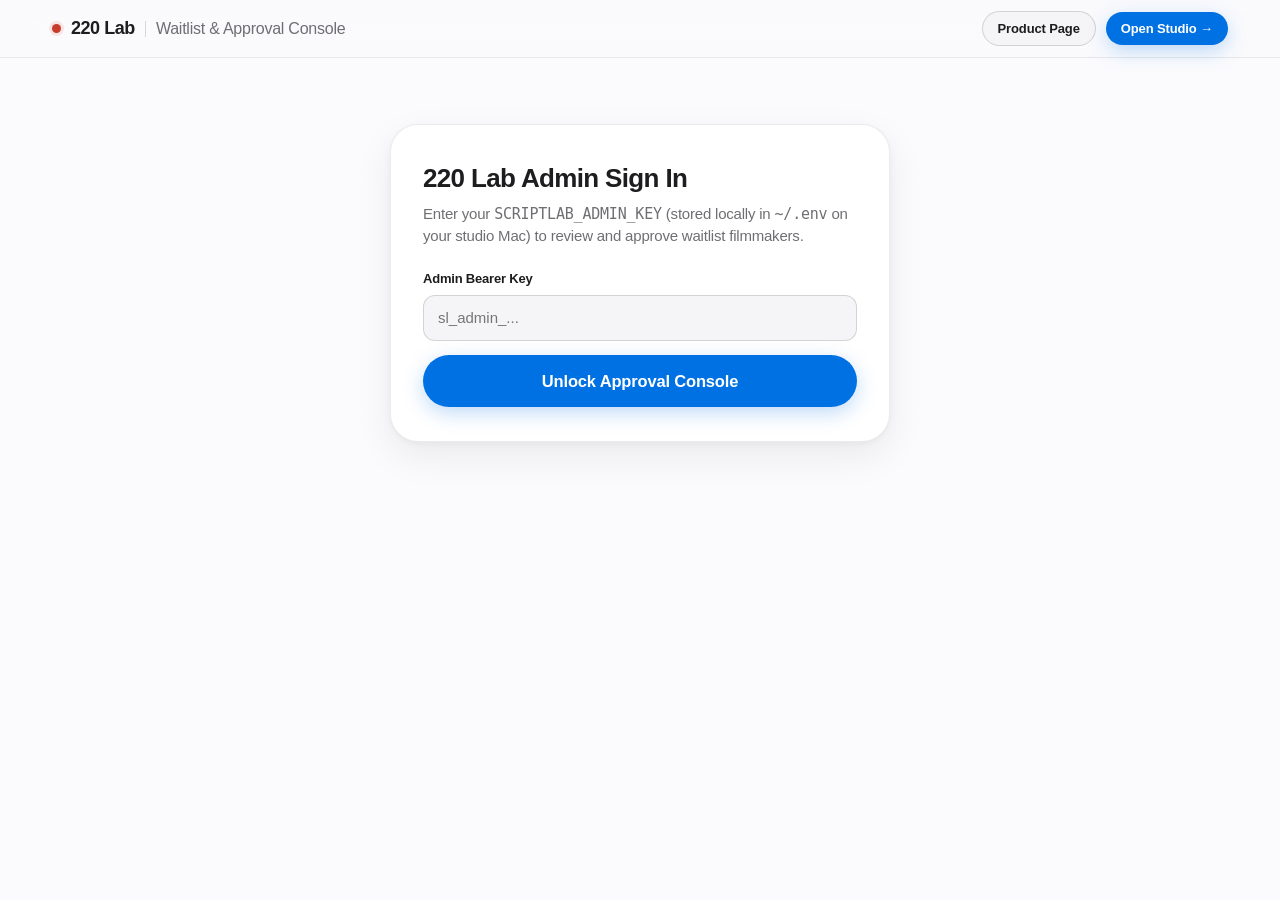
<file: admin.html>
<!doctype html>
<html lang="en">
<head>
  <meta charset="utf-8" />
  <meta name="viewport" content="width=device-width, initial-scale=1" />
  <title>Waitlist Admin — 220 Lab · Film Script Lab</title>
  <meta name="robots" content="noindex, nofollow" />
  <link rel="icon" href="favicon.ico" sizes="any" />
  <link rel="icon" type="image/svg+xml" href="assets/favicon.svg" />
  <link rel="apple-touch-icon" href="apple-touch-icon.png" />
  <link rel="stylesheet" href="styles/apple-product.css?v=20261118" />
</head>
<body>
  <header class="apple-bar">
    <div class="apple-bar-inner">
      <a class="wordmark" href="index.html">
        <span class="tally-dot"></span>
        <span class="wordmark-brand">220 Lab</span>
        <span class="wordmark-divider"></span>
        <span class="wordmark-product">Waitlist &amp; Approval Console</span>
      </a>
      <div class="bar-actions">
        <a class="btn-pill secondary sm" href="index.html">Product Page</a>
        <a class="btn-pill primary sm" href="app.html">Open Studio →</a>
      </div>
    </div>
  </header>

  <main class="apple-section" style="padding-top:42px;">
    <!-- Admin Key Gate -->
    <div id="admin-login-card" class="apple-panel" style="max-width:500px;margin:24px auto;">
      <h3>220 Lab Admin Sign In</h3>
      <p>Enter your <code>SCRIPTLAB_ADMIN_KEY</code> (stored locally in <code>~/.env</code> on your studio Mac) to review and approve waitlist filmmakers.</p>
      <form id="admin-login-form">
        <div class="form-field">
          <label for="admin-key-input">Admin Bearer Key</label>
          <input type="password" id="admin-key-input" class="apple-input" placeholder="sl_admin_..." required />
        </div>
        <button type="submit" class="btn-pill primary lg" style="width:100%;">Unlock Approval Console</button>
        <div id="admin-login-err" class="status-banner error" hidden></div>
      </form>
    </div>

    <!-- Dashboard -->
    <div id="admin-dashboard" hidden>
      <div style="display:flex;align-items:center;justify-content:space-between;gap:12px;flex-wrap:wrap;margin-bottom:22px;">
        <div>
          <p class="section-kicker" style="margin-bottom:2px;">Live Cloudflare KV Ledger</p>
          <h1 style="font-family:var(--font-display);font-size:34px;letter-spacing:-0.03em;">Filmmaker Waitlist &amp; Approvals</h1>
        </div>
        <div style="display:flex;gap:8px;">
          <button type="button" class="btn-pill secondary sm" id="admin-refresh-btn">↻ Refresh</button>
          <button type="button" class="btn-pill secondary sm" id="admin-logout-btn">Lock Console</button>
        </div>
      </div>

      <div class="admin-stats-grid">
        <div class="stat-tile"><span>Total Applicants</span><strong id="st-total">0</strong></div>
        <div class="stat-tile"><span>Pending Approval</span><strong id="st-pending" style="color:var(--amber);">0</strong></div>
        <div class="stat-tile"><span>Approved Studio</span><strong id="st-approved" style="color:var(--green);">0</strong></div>
        <div class="stat-tile"><span>Cohort Invite Codes</span><strong id="st-invites">0</strong></div>
      </div>

      <!-- Quick Direct Approve + Cohort Invite Generator -->
      <div class="waitlist-split" style="margin-bottom:28px;">
        <div class="apple-panel" style="padding:24px;">
          <h3 style="font-size:20px;">Direct Email Approval</h3>
          <p style="margin-bottom:14px;">Pre-approve any filmmaker’s email immediately and generate a 1-click magic sign-in URL.</p>
          <form id="direct-approve-form" style="display:flex;gap:8px;flex-wrap:wrap;">
            <input type="email" id="dir-email" class="apple-input" placeholder="filmmaker@studio.com" required style="flex:1 1 200px;" />
            <select id="dir-tier" class="apple-select" style="width:140px;">
              <option value="beta">Beta Cohort</option>
              <option value="pro">Creator Pro</option>
              <option value="studio">Studio</option>
              <option value="founder">Founder</option>
            </select>
            <button type="submit" class="btn-pill primary sm">Approve Now</button>
          </form>
          <div id="dir-approve-out" class="status-banner approved" hidden></div>
        </div>

        <div class="apple-panel" style="padding:24px;">
          <h3 style="font-size:20px;">Mint Reusable Invite Code</h3>
          <p style="margin-bottom:14px;">Create a multi-use cohort invite code (e.g. <code>SL-BERKELEY-25</code>).</p>
          <form id="mint-invite-form" style="display:flex;gap:8px;flex-wrap:wrap;">
            <input type="text" id="inv-code" class="apple-input" placeholder="SL-SUNDANCE" style="flex:1 1 150px;font-family:var(--mono);text-transform:uppercase;" />
            <input type="number" id="inv-uses" class="apple-input" value="25" min="1" max="1000" style="width:90px;" title="Max uses" />
            <button type="submit" class="btn-pill dark-ink sm">Mint Code</button>
          </form>
          <div id="mint-invite-out" class="status-banner approved" hidden></div>
        </div>
      </div>

      <!-- Applicants Table -->
      <div class="admin-table-wrap">
        <table class="admin-table">
          <thead>
            <tr>
              <th>#</th>
              <th>Applicant</th>
              <th>Discipline &amp; Plan</th>
              <th>Sample YouTube / Notes</th>
              <th>Status</th>
              <th>Actions</th>
            </tr>
          </thead>
          <tbody id="admin-tbody"></tbody>
        </table>
      </div>
    </div>
  </main>

  <script src="config.js?v=20261116"></script>
  <script src="scripts/admin.js?v=20261116"></script>
</body>
</html>
</file>
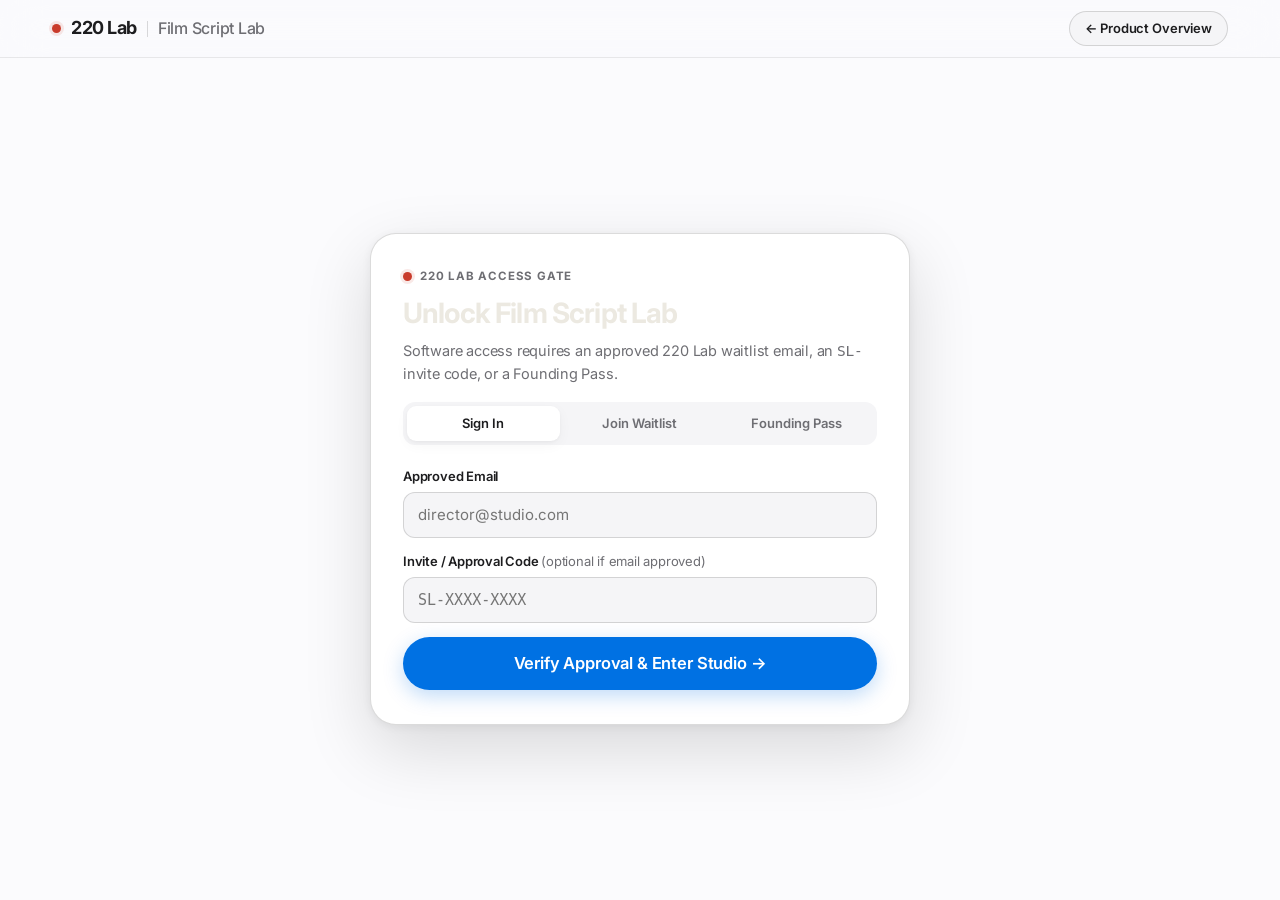
<file: app.html>
<!doctype html>
<html lang="en" data-studio-theme="dark">
<head>
  <meta charset="utf-8" />
  <meta name="viewport" content="width=device-width, initial-scale=1, viewport-fit=cover" />
  <title>Studio — 220 Lab · Film Script Lab</title>
  <meta name="robots" content="noindex" />
  <link rel="icon" href="favicon.ico" sizes="any" />
  <link rel="icon" type="image/svg+xml" href="assets/favicon.svg" />
  <link rel="apple-touch-icon" href="apple-touch-icon.png" />
  <link rel="preconnect" href="https://fonts.googleapis.com" />
  <link rel="preconnect" href="https://fonts.gstatic.com" crossorigin />
  <link href="https://fonts.googleapis.com/css2?family=Courier+Prime:ital,wght@0,400;0,700;1,400&family=Inter:wght@400;500;600;700&display=swap" rel="stylesheet" />
  <link rel="stylesheet" href="styles/apple-product.css?v=20261118" />
  <link rel="stylesheet" href="styles/script-lab-studio.css?v=20261118" />
</head>
<body class="studio-body">

  <!-- APPROVAL ACCESS GATE (Shown until server-verified approved email, invite code, or Stripe session) -->
  <div class="gate-backdrop" id="studio-gate">
    <header class="apple-bar">
      <div class="apple-bar-inner">
        <a class="wordmark" href="index.html">
          <span class="tally-dot" aria-hidden="true"></span>
          <span class="wordmark-brand">220 Lab</span>
          <span class="wordmark-divider" aria-hidden="true"></span>
          <span class="wordmark-product">Film Script Lab</span>
        </a>
        <div class="bar-actions">
          <a class="btn-pill secondary sm" href="index.html">← Product Overview</a>
        </div>
      </div>
    </header>

    <div class="gate-card-wrap">
      <div class="gate-card">
        <div style="display:flex;align-items:center;gap:8px;margin-bottom:8px;">
          <span class="tally-dot"></span>
          <span style="font-size:11.5px;font-weight:700;text-transform:uppercase;letter-spacing:0.07em;color:var(--text-2);">220 Lab Access Gate</span>
        </div>
        <h1 style="font-family:var(--font-display);font-size:28px;letter-spacing:-0.03em;margin-bottom:6px;">Unlock Film Script Lab</h1>
        <p style="font-size:14.5px;color:var(--text-2);">
          Software access requires an approved 220 Lab waitlist email, an <code>SL-</code> invite code, or a Founding Pass.
        </p>

        <div class="gate-tabs" role="tablist">
          <button type="button" class="gate-tab active" data-gate-tab="signin">Sign In</button>
          <button type="button" class="gate-tab" data-gate-tab="apply">Join Waitlist</button>
          <button type="button" class="gate-tab" data-gate-tab="pass">Founding Pass</button>
        </div>

        <!-- Tab 1: Sign In with Approved Email or Invite Code -->
        <form id="gate-signin-form" data-gate-pane="signin">
          <div class="form-field">
            <label for="gate-email">Approved Email</label>
            <input type="email" id="gate-email" class="apple-input" placeholder="director@studio.com" />
          </div>
          <div class="form-field">
            <label for="gate-code">Invite / Approval Code <span style="font-weight:400;color:var(--text-2);">(optional if email approved)</span></label>
            <input type="text" id="gate-code" class="apple-input" placeholder="SL-XXXX-XXXX" style="font-family:var(--mono);text-transform:uppercase;" />
          </div>
          <button type="submit" class="btn-pill primary lg" id="gate-signin-btn" style="width:100%;">
            Verify Approval &amp; Enter Studio →
          </button>
          <div id="gate-signin-msg" class="status-banner" hidden></div>
        </form>

        <!-- Tab 2: Request Waitlist Approval -->
        <form id="gate-apply-form" data-gate-pane="apply" hidden>
          <div class="form-field">
            <label for="gate-apply-name">Full Name</label>
            <input type="text" id="gate-apply-name" class="apple-input" placeholder="Alex Garland" required />
          </div>
          <div class="form-field">
            <label for="gate-apply-email">Email</label>
            <input type="email" id="gate-apply-email" class="apple-input" placeholder="alex@dnafilms.com" required />
          </div>
          <div class="form-field">
            <label for="gate-apply-role">Discipline</label>
            <select id="gate-apply-role" class="apple-select">
              <option value="Director / Showrunner">Director / Showrunner</option>
              <option value="Screenwriter">Screenwriter</option>
              <option value="Documentary Editor">Documentary Editor</option>
              <option value="Producer / Studio">Producer / Studio</option>
              <option value="Journalist / Essayist">Journalist / Essayist</option>
            </select>
          </div>
          <div class="form-field">
            <label for="gate-apply-yt">First YouTube Video You Want to Cut <span style="font-weight:400;color:var(--text-2);">(optional)</span></label>
            <input type="url" id="gate-apply-yt" class="apple-input" placeholder="https://www.youtube.com/watch?v=..." />
          </div>
          <button type="submit" class="btn-pill primary lg" id="gate-apply-btn" style="width:100%;">
            Request Studio Approval
          </button>
          <div id="gate-apply-msg" class="status-banner" hidden></div>
        </form>

        <!-- Tab 3: Instant Founding Pass -->
        <div id="gate-pass-pane" data-gate-pane="pass" hidden>
          <div style="padding:16px;border-radius:16px;background:var(--surface-2);border:1px solid var(--line);margin-bottom:16px;">
            <div style="display:flex;justify-content:space-between;align-items:baseline;margin-bottom:6px;">
              <strong style="font-size:17px;">Founding Pass</strong>
              <span style="font-family:var(--font-display);font-size:26px;font-weight:700;">$249</span>
            </div>
            <p style="font-size:13.5px;color:var(--text-2);line-height:1.48;">
              One-time lifetime license. Bypasses the waitlist immediately upon Stripe payment confirmation, with unlimited YouTube video ingestions and source-linked E&amp;O provenance CSV exports.
            </p>
          </div>
          <button type="button" class="btn-pill cinema lg" id="gate-buy-lifetime" style="width:100%;">
            Checkout with Stripe — $249
          </button>
          <div id="gate-pass-msg" class="status-banner" hidden></div>
        </div>
      </div>
    </div>
  </div>

  <!-- FULL FILM SCRIPT LAB WORKBENCH (Mounted once approved) -->
  <main class="scriptlab-view" id="scriptlab" hidden aria-label="220 Lab · Film Script Lab Workbench"></main>

  <!-- MODAL: + ADD ANY YOUTUBE VIDEO / IMPORT TRANSCRIPT -->
  <div class="sl-modal-backdrop" id="sl-youtube-modal" hidden>
    <div class="sl-modal" role="dialog" aria-modal="true" aria-labelledby="yt-modal-title">
      <div class="sl-modal-head">
        <h3 id="yt-modal-title">+ Add YouTube Video Source</h3>
        <button type="button" class="sl-btn subtle" id="yt-modal-close">✕ Close</button>
      </div>

      <div class="sl-modal-tabs">
        <button type="button" class="sl-modal-tab active" data-yt-tab="auto">Auto-Extract from YouTube</button>
        <button type="button" class="sl-modal-tab" data-yt-tab="manual">Upload .SRT / .VTT / Paste</button>
      </div>

      <!-- Pane A: Edge Auto-Extract -->
      <form id="yt-auto-form">
        <div class="sl-modal-field">
          <label for="yt-url-input">YouTube URL or 11-Character Video ID (Public or Unlisted)</label>
          <input type="text" id="yt-url-input" class="sl-modal-input" placeholder="https://www.youtube.com/watch?v=... or youtu.be/..." required />
        </div>

        <div style="display:grid;grid-template-columns:1fr 1fr;gap:10px;">
          <div class="sl-modal-field">
            <label for="yt-speaker-input">Default Speaker Name <span style="font-weight:400;">(optional)</span></label>
            <input type="text" id="yt-speaker-input" class="sl-modal-input" placeholder="e.g. Martin Scorsese" />
          </div>
          <div class="sl-modal-field">
            <label for="yt-lang-select">Preferred Caption Track</label>
            <select id="yt-lang-select" class="sl-modal-input">
              <option value="en">EN · English</option>
              <option value="es">ES · Español</option>
              <option value="fr">FR · Français</option>
              <option value="de">DE · Deutsch</option>
              <option value="ja">JA · 日本語</option>
              <option value="pt">PT · Português</option>
              <option value="it">IT · Italiano</option>
              <option value="ko">KO · 한국어</option>
              <option value="zh">ZH · 中文</option>
              <option value="ru">RU · Русский</option>
            </select>
          </div>
        </div>

        <button type="submit" class="sl-btn primary" id="yt-auto-submit" style="width:100%;justify-content:center;padding:10px 16px;font-size:13.5px;">
          Extract Verbatim Lines &amp; Timestamps
        </button>
      </form>

      <!-- Pane B: Manual SRT / VTT / JSON / Text + YouTube Link -->
      <form id="yt-manual-form" hidden>
        <div style="display:grid;grid-template-columns:1.2fr 0.8fr;gap:10px;">
          <div class="sl-modal-field">
            <label for="yt-man-url">YouTube URL or ID (for synced playback)</label>
            <input type="text" id="yt-man-url" class="sl-modal-input" placeholder="https://youtu.be/..." required />
          </div>
          <div class="sl-modal-field">
            <label for="yt-man-title">Video Short Label</label>
            <input type="text" id="yt-man-title" class="sl-modal-input" placeholder="Interview Reel #1" />
          </div>
        </div>

        <div style="display:grid;grid-template-columns:1fr 1fr;gap:10px;">
          <div class="sl-modal-field">
            <label for="yt-man-speaker">Default Speaker Name</label>
            <input type="text" id="yt-man-speaker" class="sl-modal-input" placeholder="Subject Name" />
          </div>
          <div class="sl-modal-field">
            <label for="yt-man-file">Load .SRT, .VTT, or Whisper .JSON</label>
            <input type="file" id="yt-man-file" accept=".srt,.vtt,.json,.txt" class="sl-modal-input" style="padding:6px;" />
          </div>
        </div>

        <div class="sl-modal-field">
          <label for="yt-man-text">Or Paste SRT / VTT / Timestamped Transcript (<code>01:24 Speaker: Spoken words</code>)</label>
          <textarea id="yt-man-text" class="sl-modal-textarea" placeholder="00:12 INTERVIEWER: Tell me where the plane landed.&#10;00:18 SUBJECT: Anchorage. Just after midnight."></textarea>
        </div>

        <button type="submit" class="sl-btn primary" style="width:100%;justify-content:center;padding:10px 16px;font-size:13.5px;">
          Build Verbatim SRC- Archive &amp; Link Video
        </button>
      </form>

      <div id="yt-modal-status" class="status-banner" hidden style="margin-top:14px;"></div>
    </div>
  </div>

  <script src="https://www.youtube.com/iframe_api" async></script>
  <script src="config.js?v=20261118"></script>
  <script src="scripts/analytics.js?v=20261118"></script>
  <script src="data/demo_sources.js?v=20261118"></script>
  <script src="scripts/studio.js?v=20261118"></script>
</body>
</html>
</file>
<file: styles/apple-product.css>
/* ==========================================================================
   220 LAB · FILM SCRIPT LAB (scriptlab.cloud)
   Apple Cupertino Commercial Product Design System + Waitlist & Approval Gate
   ========================================================================== */

:root {
  --bg: #fbfbfd;
  --surface: #ffffff;
  --surface-2: #f5f5f7;
  --surface-3: #e8e8ed;
  --text: #1d1d1f;
  --text-2: #6e6e73;
  --text-3: #86868b;
  --line: rgba(0, 0, 0, 0.08);
  --line-strong: rgba(0, 0, 0, 0.14);
  --accent: #0071e3;
  --accent-hover: #0077ed;
  --accent-soft: rgba(0, 113, 227, 0.1);
  --accent-text: #ffffff;
  --tally: #c93b2b;
  --tally-soft: rgba(201, 59, 43, 0.11);
  --green: #1d8348;
  --green-soft: rgba(29, 131, 72, 0.12);
  --amber: #b45309;
  --amber-soft: rgba(180, 83, 9, 0.12);
  --purple: #6d28d9;
  --purple-soft: rgba(109, 40, 217, 0.1);
  --bar: rgba(251, 251, 253, 0.8);
  --shadow-sm: 0 1px 3px rgba(0, 0, 0, 0.04), 0 4px 14px rgba(0, 0, 0, 0.04);
  --shadow-md: 0 2px 6px rgba(0, 0, 0, 0.04), 0 14px 38px rgba(0, 0, 0, 0.07);
  --shadow-xl: 0 24px 68px rgba(0, 0, 0, 0.14), 0 2px 10px rgba(0, 0, 0, 0.06);
  --radius-sm: 12px;
  --radius: 20px;
  --radius-lg: 28px;
  --font: -apple-system, BlinkMacSystemFont, "SF Pro Text", "Inter", "Helvetica Neue", Helvetica, Arial, sans-serif;
  --font-display: -apple-system, BlinkMacSystemFont, "SF Pro Display", "Inter", "Helvetica Neue", Helvetica, Arial, sans-serif;
  --mono: ui-monospace, "SF Mono", SFMono-Regular, Menlo, Monaco, monospace;
  --courier: "Courier Prime", "Courier New", Courier, monospace;
}

@media (prefers-color-scheme: dark) {
  :root:not([data-theme="light"]) {
    --bg: #000000;
    --surface: #151517;
    --surface-2: #1d1d1f;
    --surface-3: #2c2c2e;
    --text: #f5f5f7;
    --text-2: #a1a1a6;
    --text-3: #6e6e73;
    --line: rgba(255, 255, 255, 0.1);
    --line-strong: rgba(255, 255, 255, 0.18);
    --accent: #2997ff;
    --accent-hover: #40a2ff;
    --accent-soft: rgba(41, 151, 255, 0.14);
    --tally: #e04f3e;
    --tally-soft: rgba(224, 79, 62, 0.16);
    --green: #30d158;
    --green-soft: rgba(48, 209, 88, 0.15);
    --amber: #ff9f0a;
    --amber-soft: rgba(255, 159, 10, 0.15);
    --purple: #bf5af2;
    --purple-soft: rgba(191, 90, 242, 0.15);
    --bar: rgba(12, 12, 14, 0.78);
    --shadow-sm: 0 4px 18px rgba(0, 0, 0, 0.35);
    --shadow-md: 0 14px 40px rgba(0, 0, 0, 0.5);
    --shadow-xl: 0 28px 80px rgba(0, 0, 0, 0.72);
  }
}

html[data-theme="dark"] {
  --bg: #000000;
  --surface: #151517;
  --surface-2: #1d1d1f;
  --surface-3: #2c2c2e;
  --text: #f5f5f7;
  --text-2: #a1a1a6;
  --text-3: #6e6e73;
  --line: rgba(255, 255, 255, 0.1);
  --line-strong: rgba(255, 255, 255, 0.18);
  --accent: #2997ff;
  --accent-hover: #40a2ff;
  --accent-soft: rgba(41, 151, 255, 0.14);
  --tally: #e04f3e;
  --tally-soft: rgba(224, 79, 62, 0.16);
  --green: #30d158;
  --green-soft: rgba(48, 209, 88, 0.15);
  --amber: #ff9f0a;
  --amber-soft: rgba(255, 159, 10, 0.15);
  --purple: #bf5af2;
  --purple-soft: rgba(191, 90, 242, 0.15);
  --bar: rgba(12, 12, 14, 0.78);
  --shadow-sm: 0 4px 18px rgba(0, 0, 0, 0.35);
  --shadow-md: 0 14px 40px rgba(0, 0, 0, 0.5);
  --shadow-xl: 0 28px 80px rgba(0, 0, 0, 0.72);
}

*, *::before, *::after {
  box-sizing: border-box;
  margin: 0;
  padding: 0;
}

[hidden] {
  display: none !important;
}

html {
  scroll-behavior: smooth;
}

body {
  background: var(--bg);
  color: var(--text);
  font-family: var(--font);
  font-size: 17px;
  line-height: 1.47059;
  letter-spacing: -0.012em;
  -webkit-font-smoothing: antialiased;
  -moz-osx-font-smoothing: grayscale;
}

a {
  color: var(--accent);
  text-decoration: none;
}
a:hover {
  text-decoration: underline;
}

button, input, select, textarea {
  font: inherit;
  color: inherit;
}

button {
  cursor: pointer;
  border: 0;
  background: none;
}

/* ---------- Sticky Frosted-Glass Apple Bar ---------- */
.apple-bar {
  position: sticky;
  top: 0;
  z-index: 50;
  background: var(--bar);
  backdrop-filter: saturate(180%) blur(20px);
  -webkit-backdrop-filter: saturate(180%) blur(20px);
  border-bottom: 1px solid var(--line);
}

.apple-bar-inner {
  max-width: 1220px;
  margin: 0 auto;
  padding: 11px 22px;
  display: flex;
  align-items: center;
  justify-content: space-between;
  gap: 18px;
}

.wordmark {
  display: inline-flex;
  align-items: center;
  gap: 10px;
  color: var(--text);
  font-family: var(--font-display);
  white-space: nowrap;
  flex-shrink: 0;
}
.wordmark:hover {
  text-decoration: none;
}

.tally-dot {
  width: 9px;
  height: 9px;
  border-radius: 50%;
  background: var(--tally);
  box-shadow: 0 0 0 3px var(--tally-soft);
  flex-shrink: 0;
}

.wordmark-brand {
  font-weight: 700;
  font-size: 18px;
  letter-spacing: -0.025em;
}

.wordmark-divider {
  width: 1px;
  height: 16px;
  background: var(--line-strong);
}

.wordmark-product {
  font-weight: 500;
  font-size: 16px;
  color: var(--text-2);
  letter-spacing: -0.015em;
}

.bar-nav {
  display: flex;
  align-items: center;
  gap: 22px;
  overflow-x: auto;
  scrollbar-width: none;
}
.bar-nav::-webkit-scrollbar {
  display: none;
}

.bar-link {
  font-size: 13px;
  font-weight: 500;
  color: var(--text-2);
  white-space: nowrap;
  transition: color 0.18s;
}
.bar-link:hover {
  color: var(--text);
  text-decoration: none;
}

.bar-actions {
  display: flex;
  align-items: center;
  gap: 10px;
  flex-shrink: 0;
}

.theme-btn {
  width: 34px;
  height: 34px;
  border-radius: 50%;
  background: var(--surface-2);
  border: 1px solid var(--line);
  display: grid;
  place-items: center;
  color: var(--text-2);
  font-size: 14px;
  transition: background 0.18s, color 0.18s;
}
.theme-btn:hover {
  background: var(--surface-3);
  color: var(--text);
}

/* ---------- Buttons ---------- */
.btn-pill {
  display: inline-flex;
  align-items: center;
  justify-content: center;
  gap: 8px;
  padding: 11px 22px;
  border-radius: 999px;
  font-size: 15px;
  font-weight: 600;
  letter-spacing: -0.01em;
  transition: transform 0.14s ease, background 0.18s ease, box-shadow 0.18s ease, filter 0.18s ease;
  white-space: nowrap;
}
.btn-pill:hover {
  text-decoration: none;
}
.btn-pill:active {
  transform: scale(0.97);
}

.btn-pill.sm {
  padding: 7px 15px;
  font-size: 13px;
}

.btn-pill.lg {
  padding: 14px 28px;
  font-size: 16.5px;
}

.btn-pill.primary {
  background: var(--accent);
  color: #ffffff;
  box-shadow: 0 6px 20px rgba(0, 113, 227, 0.25);
}
.btn-pill.primary:hover {
  background: var(--accent-hover);
}

.btn-pill.cinema {
  background: var(--tally);
  color: #ffffff;
  box-shadow: 0 6px 20px rgba(201, 59, 43, 0.26);
}
.btn-pill.cinema:hover {
  filter: brightness(1.07);
}

.btn-pill.secondary {
  background: var(--surface-2);
  color: var(--text);
  border: 1px solid var(--line-strong);
}
.btn-pill.secondary:hover {
  background: var(--surface-3);
}

.btn-pill.dark-ink {
  background: var(--text);
  color: var(--bg);
}
.btn-pill.dark-ink:hover {
  opacity: 0.9;
}

/* ---------- Hero ---------- */
.hero-section {
  max-width: 1120px;
  margin: 0 auto;
  padding: 68px 22px 42px;
  text-align: center;
}

.eyebrow-pill {
  display: inline-flex;
  align-items: center;
  gap: 8px;
  padding: 6px 14px;
  border-radius: 999px;
  background: var(--surface-2);
  border: 1px solid var(--line);
  font-size: 12px;
  font-weight: 600;
  letter-spacing: 0.06em;
  text-transform: uppercase;
  color: var(--text-2);
  margin-bottom: 20px;
}

.hero-title {
  font-family: var(--font-display);
  font-size: clamp(42px, 6.4vw, 76px);
  line-height: 1.04;
  font-weight: 700;
  letter-spacing: -0.035em;
  max-width: 940px;
  margin: 0 auto 18px;
}

.hero-title .gradient-span {
  background: linear-gradient(135deg, var(--text) 20%, var(--accent) 65%, var(--tally) 100%);
  -webkit-background-clip: text;
  background-clip: text;
  -webkit-text-fill-color: transparent;
}

.hero-lede {
  font-size: clamp(18px, 2.1vw, 23px);
  line-height: 1.44;
  color: var(--text-2);
  max-width: 790px;
  margin: 0 auto 30px;
  font-weight: 400;
  letter-spacing: -0.015em;
}

.hero-cta-row {
  display: flex;
  align-items: center;
  justify-content: center;
  gap: 12px;
  flex-wrap: wrap;
  margin-bottom: 18px;
}

.hero-proof-strip {
  display: flex;
  align-items: center;
  justify-content: center;
  gap: 18px;
  flex-wrap: wrap;
  font-size: 13px;
  color: var(--text-2);
}
.hero-proof-strip span {
  display: inline-flex;
  align-items: center;
  gap: 6px;
}
.hero-proof-strip code {
  font-family: var(--mono);
  font-size: 12px;
  background: var(--surface-2);
  border: 1px solid var(--line);
  padding: 2px 6px;
  border-radius: 5px;
}

/* ---------- Interactive Live Workbench Window ---------- */
.showcase-wrap {
  max-width: 1240px;
  margin: 0 auto;
  padding: 8px 20px 72px;
}

.macos-window {
  background: #121418;
  color: #ece9e1;
  border-radius: 20px;
  border: 1px solid rgba(255, 255, 255, 0.14);
  box-shadow: var(--shadow-xl);
  overflow: hidden;
}

.macos-titlebar {
  display: flex;
  align-items: center;
  justify-content: space-between;
  gap: 12px;
  flex-wrap: wrap;
  padding: 12px 18px;
  background: #181b21;
  border-bottom: 1px solid #2a2f3a;
}

.macos-dots {
  display: flex;
  align-items: center;
  gap: 8px;
}
.macos-dots i {
  width: 12px;
  height: 12px;
  border-radius: 50%;
  display: block;
}
.macos-dots i:nth-child(1) { background: #ff5f57; }
.macos-dots i:nth-child(2) { background: #febc2e; }
.macos-dots i:nth-child(3) { background: #28c840; }

.showcase-source-tabs {
  display: flex;
  align-items: center;
  gap: 6px;
  flex-wrap: wrap;
}

.showcase-tab {
  padding: 6px 12px;
  border-radius: 999px;
  font-size: 12.5px;
  font-weight: 600;
  color: #a4a8b3;
  background: #22262f;
  border: 1px solid #303643;
  transition: all 0.16s;
}
.showcase-tab:hover {
  color: #fff;
  border-color: #4b5468;
}
.showcase-tab.active {
  background: #c93b2b;
  border-color: #c93b2b;
  color: #fff;
}

.showcase-url-bar {
  display: flex;
  align-items: center;
  gap: 8px;
  padding: 10px 18px;
  background: #14171d;
  border-bottom: 1px solid #262b35;
  flex-wrap: wrap;
}

.showcase-url-input {
  flex: 1 1 280px;
  background: #0d0f13;
  border: 1px solid #323846;
  border-radius: 8px;
  padding: 8px 12px;
  color: #f5f5f7;
  font-family: var(--mono);
  font-size: 12.5px;
}
.showcase-url-input:focus {
  outline: none;
  border-color: #2997ff;
}

.showcase-grid {
  display: grid;
  grid-template-columns: 330px minmax(360px, 1fr) 330px;
  min-height: 530px;
}

@media (max-width: 1060px) {
  .showcase-grid {
    grid-template-columns: 1fr;
  }
}

.sc-col {
  display: flex;
  flex-direction: column;
  border-right: 1px solid #262b35;
  min-height: 0;
}
.sc-col:last-child {
  border-right: 0;
}

.sc-col-head {
  padding: 10px 14px;
  background: #161920;
  border-bottom: 1px solid #262b35;
  display: flex;
  align-items: center;
  justify-content: space-between;
  font-size: 11.5px;
  font-weight: 700;
  letter-spacing: 0.07em;
  text-transform: uppercase;
  color: #b8bcc7;
}

.sc-search-wrap {
  padding: 10px 12px;
  border-bottom: 1px solid #262b35;
}
.sc-search-wrap input {
  width: 100%;
  background: #0d0f13;
  border: 1px solid #323846;
  border-radius: 7px;
  padding: 7px 10px;
  font-size: 12.5px;
  color: #f5f5f7;
}
.sc-search-wrap input:focus {
  outline: none;
  border-color: #c93b2b;
}

.sc-archive-cards {
  padding: 10px 12px;
  overflow-y: auto;
  max-height: 440px;
  display: flex;
  flex-direction: column;
  gap: 8px;
}

.sc-card {
  background: #1d2129;
  border: 1px solid #2d3340;
  border-radius: 8px;
  padding: 9px 11px;
  text-align: left;
  transition: border-color 0.14s, background 0.14s;
}
.sc-card:hover {
  border-color: #495266;
  background: #232833;
}
.sc-card.active {
  border-color: #c93b2b;
  box-shadow: 0 0 0 1px #c93b2b;
}

.sc-card-meta {
  display: flex;
  align-items: center;
  justify-content: space-between;
  gap: 6px;
  font-size: 11.5px;
  margin-bottom: 4px;
}
.sc-card-spk {
  font-weight: 700;
  color: #f5f5f7;
}
.sc-card-tc {
  font-family: var(--mono);
  color: #9ba1b0;
  font-size: 11px;
}
.sc-card-txt {
  font-family: var(--courier);
  font-size: 12.5px;
  line-height: 1.42;
  color: #f0ece2;
  margin-bottom: 8px;
}
.sc-card-actions {
  display: flex;
  align-items: center;
  justify-content: space-between;
  gap: 6px;
}
.sc-src-tag {
  font-family: var(--mono);
  font-size: 10px;
  color: #9ba1b0;
  background: #12151b;
  border: 1px solid #2b303c;
  padding: 1px 5px;
  border-radius: 4px;
}
.sc-mini-btn {
  padding: 3px 8px;
  border-radius: 5px;
  font-size: 11px;
  font-weight: 600;
  background: #13161c;
  border: 1px solid #394050;
  color: #ece9e1;
}
.sc-mini-btn:hover {
  background: #292f3b;
}
.sc-mini-btn.insert {
  background: rgba(201, 59, 43, 0.18);
  border-color: rgba(201, 59, 43, 0.55);
  color: #ff9f93;
}
.sc-mini-btn.insert:hover {
  background: #c93b2b;
  color: #fff;
}

/* Center Paper inside Showcase */
.sc-paper-stage {
  background: #191c23;
  padding: 16px;
  overflow-y: auto;
  max-height: 495px;
  display: flex;
  flex-direction: column;
  align-items: center;
}

.sc-paper {
  width: 100%;
  max-width: 560px;
  background: #f6f1e5;
  color: #181715;
  border-radius: 5px;
  border-top: 4px solid #c93b2b;
  padding: 20px 24px;
  box-shadow: 0 14px 36px rgba(0, 0, 0, 0.45);
  font-family: var(--courier);
}

.sc-slug {
  font-weight: 700;
  font-size: 13.5px;
  padding-bottom: 8px;
  margin-bottom: 12px;
  border-bottom: 2px solid #dbd2be;
  display: flex;
  justify-content: space-between;
}

.sc-action {
  font-size: 13px;
  line-height: 1.45;
  margin-bottom: 12px;
  color: #292723;
}

.sc-dlg {
  border-radius: 5px;
  padding: 9px 12px;
  margin-bottom: 10px;
  font-size: 13px;
}
.sc-dlg.ORIGINAL {
  background: rgba(22, 101, 62, 0.08);
  border: 1px solid rgba(22, 101, 62, 0.28);
  border-left: 4px solid #16653e;
}
.sc-dlg.ADAPTED {
  background: rgba(180, 98, 12, 0.09);
  border: 1.5px dashed rgba(154, 82, 8, 0.45);
  border-left: 4px dashed #9a5208;
}
.sc-dlg.AI_SUGGESTION {
  background: rgba(109, 40, 217, 0.08);
  border: 2px dotted #6d28d9;
  border-left-width: 4px;
}
.sc-dlg.WRITTEN {
  background: rgba(51, 65, 85, 0.07);
  border: 1px solid rgba(51, 65, 85, 0.3);
  border-left: 4px double #334155;
}

.sc-dlg-bar {
  display: flex;
  align-items: center;
  justify-content: space-between;
  gap: 6px;
  font-family: var(--font);
  font-size: 10px;
  margin-bottom: 6px;
}
.sc-badge {
  font-weight: 700;
  padding: 2px 6px;
  border-radius: 3px;
  color: #fff;
  text-transform: uppercase;
  letter-spacing: 0.04em;
}
.sc-dlg.ORIGINAL .sc-badge { background: #16653e; }
.sc-dlg.ADAPTED .sc-badge { background: #9a5208; }
.sc-dlg.AI_SUGGESTION .sc-badge { background: #6d28d9; }
.sc-dlg.WRITTEN .sc-badge { background: #334155; }

.sc-char {
  text-align: center;
  font-weight: 700;
  font-size: 13px;
  margin-bottom: 2px;
}
.sc-words {
  max-width: 380px;
  margin: 0 auto;
  line-height: 1.44;
}

/* Right Player inside Showcase */
.sc-film-body {
  padding: 12px 14px;
  display: flex;
  flex-direction: column;
  gap: 12px;
}
.sc-yt-box {
  position: relative;
  aspect-ratio: 16 / 9;
  width: 100%;
  background: #000;
  border-radius: 8px;
  overflow: hidden;
  border: 1px solid #323846;
}
.sc-yt-box iframe,
#landing-yt-player {
  position: absolute;
  inset: 0;
  width: 100%;
  height: 100%;
  border: 0;
}
.sc-inspector {
  background: #1d2129;
  border: 1px solid #2d3340;
  border-radius: 8px;
  padding: 11px 12px;
  font-size: 12px;
}

/* ---------- Section Containers ---------- */
.apple-section {
  max-width: 1180px;
  margin: 0 auto;
  padding: 76px 22px;
}

.apple-section-alt {
  background: var(--surface-2);
  border-top: 1px solid var(--line);
  border-bottom: 1px solid var(--line);
}

.section-header {
  max-width: 760px;
  margin: 0 auto 48px;
  text-align: center;
}
.section-kicker {
  font-size: 12.5px;
  font-weight: 700;
  text-transform: uppercase;
  letter-spacing: 0.08em;
  color: var(--tally);
  margin-bottom: 8px;
}
.section-title {
  font-family: var(--font-display);
  font-size: clamp(32px, 4.4vw, 50px);
  line-height: 1.08;
  font-weight: 700;
  letter-spacing: -0.03em;
  margin-bottom: 12px;
}
.section-sub {
  font-size: 18px;
  line-height: 1.48;
  color: var(--text-2);
}

/* ---------- 4-Mode Provenance Grid ---------- */
.modes-grid {
  display: grid;
  grid-template-columns: repeat(4, 1fr);
  gap: 18px;
}
@media (max-width: 980px) {
  .modes-grid { grid-template-columns: repeat(2, 1fr); }
}
@media (max-width: 580px) {
  .modes-grid { grid-template-columns: 1fr; }
}

.mode-card {
  background: var(--surface);
  border: 1px solid var(--line);
  border-radius: var(--radius);
  padding: 24px 22px;
  box-shadow: var(--shadow-sm);
  display: flex;
  flex-direction: column;
  gap: 10px;
}
.mode-pill-demo {
  display: inline-flex;
  align-self: flex-start;
  padding: 4px 10px;
  border-radius: 6px;
  font-size: 11px;
  font-weight: 700;
  letter-spacing: 0.06em;
  text-transform: uppercase;
  color: #fff;
}
.mode-card.orig .mode-pill-demo { background: #16653e; }
.mode-card.adapt .mode-pill-demo { background: #9a5208; }
.mode-card.ai .mode-pill-demo { background: #6d28d9; }
.mode-card.written .mode-pill-demo { background: #334155; }

.mode-card h3 {
  font-family: var(--font-display);
  font-size: 20px;
  letter-spacing: -0.02em;
}
.mode-card p {
  font-size: 14.5px;
  line-height: 1.5;
  color: var(--text-2);
}
.mode-rule {
  margin-top: auto;
  padding-top: 12px;
  border-top: 1px solid var(--line);
  font-family: var(--mono);
  font-size: 11.5px;
  color: var(--text-2);
}

/* ---------- Bento Feature Grid ---------- */
.bento-grid {
  display: grid;
  grid-template-columns: repeat(12, 1fr);
  gap: 20px;
}

.bento-card {
  background: var(--surface);
  border: 1px solid var(--line);
  border-radius: var(--radius-lg);
  padding: 32px;
  box-shadow: var(--shadow-sm);
  display: flex;
  flex-direction: column;
  gap: 12px;
}
.bento-span-7 { grid-column: span 7; }
.bento-span-5 { grid-column: span 5; }
.bento-span-4 { grid-column: span 4; }
.bento-span-6 { grid-column: span 6; }

@media (max-width: 900px) {
  .bento-span-7, .bento-span-5, .bento-span-4, .bento-span-6 {
    grid-column: span 12;
  }
}

.bento-eyebrow {
  font-size: 12px;
  font-weight: 700;
  text-transform: uppercase;
  letter-spacing: 0.07em;
  color: var(--accent);
}
.bento-card h3 {
  font-family: var(--font-display);
  font-size: 25px;
  line-height: 1.16;
  letter-spacing: -0.025em;
}
.bento-card p {
  font-size: 15.5px;
  line-height: 1.52;
  color: var(--text-2);
}

.code-snippet {
  margin-top: 8px;
  background: #121418;
  color: #e6edf3;
  padding: 14px 16px;
  border-radius: 12px;
  font-family: var(--mono);
  font-size: 12.5px;
  line-height: 1.55;
  overflow-x: auto;
  border: 1px solid rgba(255, 255, 255, 0.1);
}

/* ---------- Commercial Pricing Grid ---------- */
.pricing-grid {
  display: grid;
  grid-template-columns: repeat(4, 1fr);
  gap: 18px;
  align-items: stretch;
}
@media (max-width: 1080px) {
  .pricing-grid { grid-template-columns: repeat(2, 1fr); }
}
@media (max-width: 640px) {
  .pricing-grid { grid-template-columns: 1fr; }
}

.price-card {
  background: var(--surface);
  border: 1px solid var(--line);
  border-radius: var(--radius-lg);
  padding: 28px 24px;
  box-shadow: var(--shadow-sm);
  display: flex;
  flex-direction: column;
  position: relative;
}

.price-card.featured {
  border: 2px solid var(--accent);
  box-shadow: var(--shadow-md);
}

.price-badge {
  display: inline-flex;
  align-self: flex-start;
  padding: 4px 10px;
  border-radius: 999px;
  font-size: 11px;
  font-weight: 700;
  letter-spacing: 0.04em;
  text-transform: uppercase;
  background: var(--surface-2);
  color: var(--text-2);
  margin-bottom: 12px;
}
.price-card.featured .price-badge {
  background: var(--accent);
  color: #fff;
}

.price-card h3 {
  font-family: var(--font-display);
  font-size: 22px;
  font-weight: 700;
  letter-spacing: -0.02em;
}

.price-figure {
  margin: 12px 0 8px;
  display: flex;
  align-items: baseline;
  gap: 6px;
}
.price-amount {
  font-family: var(--font-display);
  font-size: 42px;
  font-weight: 700;
  letter-spacing: -0.035em;
}
.price-period {
  font-size: 14px;
  color: var(--text-2);
}

.price-desc {
  font-size: 14px;
  color: var(--text-2);
  line-height: 1.48;
  margin-bottom: 18px;
}

.price-features {
  list-style: none;
  display: flex;
  flex-direction: column;
  gap: 9px;
  font-size: 14px;
  margin-bottom: 24px;
  flex: 1 1 auto;
}
.price-features li {
  display: flex;
  align-items: flex-start;
  gap: 8px;
  line-height: 1.4;
}
.price-features li::before {
  content: "✓";
  color: var(--green);
  font-weight: 700;
  flex-shrink: 0;
}

/* ---------- Waitlist & Approval Split Section ---------- */
.waitlist-split {
  display: grid;
  grid-template-columns: 1.15fr 0.85fr;
  gap: 24px;
  align-items: start;
}
@media (max-width: 900px) {
  .waitlist-split { grid-template-columns: 1fr; }
}

.apple-panel {
  background: var(--surface);
  border: 1px solid var(--line);
  border-radius: var(--radius-lg);
  padding: 34px 32px;
  box-shadow: var(--shadow-md);
}

.apple-panel h3 {
  font-family: var(--font-display);
  font-size: 26px;
  letter-spacing: -0.025em;
  margin-bottom: 6px;
}
.apple-panel > p {
  font-size: 15px;
  color: var(--text-2);
  margin-bottom: 22px;
}

.form-grid {
  display: grid;
  grid-template-columns: 1fr 1fr;
  gap: 14px;
}
@media (max-width: 580px) {
  .form-grid { grid-template-columns: 1fr; }
}
.form-field {
  display: flex;
  flex-direction: column;
  gap: 6px;
  margin-bottom: 14px;
}
.form-field label {
  font-size: 13px;
  font-weight: 600;
  color: var(--text);
}
.apple-input,
.apple-select,
.apple-textarea {
  width: 100%;
  padding: 11px 14px;
  border-radius: 12px;
  background: var(--surface-2);
  border: 1px solid var(--line-strong);
  color: var(--text);
  font-size: 15px;
  transition: border-color 0.16s, background 0.16s, box-shadow 0.16s;
}
.apple-input:focus,
.apple-select:focus,
.apple-textarea:focus {
  outline: none;
  background: var(--surface);
  border-color: var(--accent);
  box-shadow: 0 0 0 3px var(--accent-soft);
}
.apple-textarea {
  min-height: 84px;
  resize: vertical;
}

.status-banner {
  margin-top: 16px;
  padding: 14px 16px;
  border-radius: 14px;
  font-size: 14.5px;
  line-height: 1.48;
  border: 1px solid var(--line);
  background: var(--surface-2);
}
.status-banner.approved {
  background: var(--green-soft);
  border-color: var(--green);
}
.status-banner.pending {
  background: var(--amber-soft);
  border-color: var(--amber);
}
.status-banner.error {
  background: var(--tally-soft);
  border-color: var(--tally);
}

/* ---------- FAQ ---------- */
.faq-list {
  max-width: 820px;
  margin: 0 auto;
  display: flex;
  flex-direction: column;
  gap: 12px;
}
.faq-item {
  background: var(--surface);
  border: 1px solid var(--line);
  border-radius: 16px;
  padding: 0 22px;
}
.faq-item summary {
  list-style: none;
  cursor: pointer;
  padding: 18px 0;
  font-weight: 600;
  font-size: 16.5px;
  display: flex;
  align-items: center;
  justify-content: space-between;
  gap: 12px;
}
.faq-item summary::-webkit-details-marker {
  display: none;
}
.faq-item summary::after {
  content: "+";
  font-size: 22px;
  color: var(--text-2);
  font-weight: 400;
}
.faq-item[open] summary::after {
  content: "−";
}
.faq-item p {
  padding-bottom: 18px;
  font-size: 15px;
  line-height: 1.55;
  color: var(--text-2);
}

/* ---------- Footer ---------- */
.apple-footer {
  border-top: 1px solid var(--line);
  padding: 40px 22px 54px;
  font-size: 13px;
  color: var(--text-2);
}
.apple-footer-inner {
  max-width: 1180px;
  margin: 0 auto;
  display: flex;
  align-items: center;
  justify-content: space-between;
  gap: 16px;
  flex-wrap: wrap;
}
.footer-links {
  display: flex;
  gap: 18px;
  flex-wrap: wrap;
}

/* ---------- Studio Gate Overlay (app.html) ---------- */
.gate-backdrop {
  position: fixed;
  inset: 0;
  z-index: 100;
  background: var(--bg);
  display: flex;
  flex-direction: column;
  overflow-y: auto;
}

.gate-card-wrap {
  flex: 1 1 auto;
  display: flex;
  align-items: center;
  justify-content: center;
  padding: 36px 18px;
}

.gate-card {
  width: 100%;
  max-width: 540px;
  background: var(--surface);
  border: 1px solid var(--line-strong);
  border-radius: 26px;
  padding: 34px 32px;
  box-shadow: var(--shadow-xl);
}

.gate-tabs {
  display: grid;
  grid-template-columns: repeat(3, 1fr);
  gap: 4px;
  padding: 4px;
  background: var(--surface-2);
  border-radius: 12px;
  margin: 18px 0 22px;
}
.gate-tab {
  padding: 8px 10px;
  border-radius: 9px;
  font-size: 13px;
  font-weight: 600;
  color: var(--text-2);
  text-align: center;
}
.gate-tab.active {
  background: var(--surface);
  color: var(--text);
  box-shadow: var(--shadow-sm);
}

/* ---------- Admin Table (admin.html) ---------- */
.admin-stats-grid {
  display: grid;
  grid-template-columns: repeat(4, 1fr);
  gap: 14px;
  margin-bottom: 24px;
}
@media (max-width: 760px) {
  .admin-stats-grid { grid-template-columns: repeat(2, 1fr); }
}
.stat-tile {
  background: var(--surface);
  border: 1px solid var(--line);
  border-radius: 16px;
  padding: 18px 20px;
}
.stat-tile span {
  font-size: 12px;
  font-weight: 600;
  text-transform: uppercase;
  letter-spacing: 0.05em;
  color: var(--text-2);
}
.stat-tile strong {
  display: block;
  font-family: var(--font-display);
  font-size: 32px;
  margin-top: 4px;
}

.admin-table-wrap {
  background: var(--surface);
  border: 1px solid var(--line);
  border-radius: 20px;
  overflow-x: auto;
  box-shadow: var(--shadow-sm);
}
.admin-table {
  width: 100%;
  border-collapse: collapse;
  font-size: 14px;
}
.admin-table th,
.admin-table td {
  padding: 13px 16px;
  text-align: left;
  border-bottom: 1px solid var(--line);
  vertical-align: middle;
}
.admin-table th {
  font-size: 11.5px;
  text-transform: uppercase;
  letter-spacing: 0.06em;
  color: var(--text-2);
  background: var(--surface-2);
}
.pill-status {
  display: inline-flex;
  padding: 3px 9px;
  border-radius: 999px;
  font-size: 11.5px;
  font-weight: 700;
  text-transform: uppercase;
}
.pill-status.pending { background: var(--amber-soft); color: var(--amber); }
.pill-status.approved { background: var(--green-soft); color: var(--green); }
.pill-status.rejected { background: var(--tally-soft); color: var(--tally); }

@media (max-width: 820px) {
  .bar-nav { display: none; }
}

/* ---------- Built From a Real Film (HOW I SEE · Monochrome #070707) ---------- */
.film-origin-band {
  background: #070707;
  color: #f3f3f3;
  border-top: 1px solid rgba(255, 255, 255, 0.1);
  border-bottom: 1px solid rgba(255, 255, 255, 0.1);
  scroll-margin-top: 64px;
}

#founder {
  scroll-margin-top: 64px;
}

.film-origin-inner {
  max-width: 1180px;
  margin: 0 auto;
  padding: 68px 22px;
  display: grid;
  grid-template-columns: minmax(0, 1.15fr) minmax(0, 0.85fr);
  gap: 38px;
  align-items: center;
}

@media (max-width: 920px) {
  .film-origin-inner {
    grid-template-columns: 1fr;
    gap: 28px;
  }
}

.film-origin-kicker {
  font-family: var(--mono);
  font-size: 11.5px;
  font-weight: 700;
  letter-spacing: 0.14em;
  text-transform: uppercase;
  color: #a3a3a3;
  margin-bottom: 10px;
}

.film-origin-title {
  font-family: var(--font-display);
  font-size: clamp(30px, 4vw, 46px);
  line-height: 1.06;
  font-weight: 700;
  letter-spacing: -0.03em;
  color: #ffffff;
  margin-bottom: 16px;
}

.film-origin-copy {
  font-size: 15.5px;
  line-height: 1.6;
  color: #c8c8c8;
  margin-bottom: 14px;
}

.film-origin-bridge {
  font-size: 16px;
  line-height: 1.52;
  color: #ffffff;
  font-weight: 500;
  border-left: 2px solid #ffffff;
  padding-left: 14px;
  margin: 18px 0 24px;
}

.film-origin-actions {
  display: flex;
  flex-wrap: wrap;
  gap: 10px;
}

.btn-pill.mono-light {
  background: #ffffff;
  color: #070707;
  border: 1px solid #ffffff;
}
.btn-pill.mono-light:hover {
  background: #e5e5e5;
}

.btn-pill.mono-outline {
  background: transparent;
  color: #f3f3f3;
  border: 1px solid rgba(255, 255, 255, 0.32);
}
.btn-pill.mono-outline:hover {
  background: rgba(255, 255, 255, 0.1);
}

.film-trailer-frame {
  position: relative;
  border: 1px solid rgba(255, 255, 255, 0.16);
  background: #000000;
  border-radius: 14px;
  overflow: hidden;
  box-shadow: 0 24px 64px rgba(0, 0, 0, 0.7);
}

.film-trailer-hud {
  display: flex;
  justify-content: space-between;
  align-items: center;
  padding: 8px 12px;
  font-family: var(--mono);
  font-size: 10.5px;
  letter-spacing: 0.08em;
  text-transform: uppercase;
  color: #a3a3a3;
  border-bottom: 1px solid rgba(255, 255, 255, 0.1);
  background: #0c0c0c;
}

.film-trailer-stage {
  position: relative;
  aspect-ratio: 16 / 9;
  background: #000000;
}

.film-trailer-stage video {
  display: block;
  width: 100%;
  height: 100%;
  object-fit: cover;
  filter: grayscale(100%);
}

.film-trailer-overlay {
  position: absolute;
  inset: 0;
  display: flex;
  flex-direction: column;
  align-items: center;
  justify-content: center;
  gap: 10px;
  background: linear-gradient(180deg, rgba(0, 0, 0, 0.18), rgba(0, 0, 0, 0.62));
  padding: 16px;
  transition: opacity 0.2s ease;
}

.film-trailer-overlay.is-hidden {
  opacity: 0;
  pointer-events: none;
}

.film-silent-link {
  font-size: 12px;
  color: #d4d4d4;
  text-decoration: underline;
  text-underline-offset: 3px;
}
.film-silent-link:hover {
  color: #ffffff;
}

/* ---------- Excerpt Divider Inside Demo Archive ---------- */
.sc-excerpt-divider {
  display: flex;
  align-items: center;
  justify-content: space-between;
  gap: 8px;
  flex-wrap: wrap;
  padding: 6px 8px;
  margin-top: 4px;
  border-radius: 6px;
  background: #14171e;
  border: 1px solid #2b3140;
  font-size: 10.5px;
  font-weight: 700;
  color: #d6dae4;
}
.sc-excerpt-divider a {
  color: #ffffff;
  font-weight: 600;
  text-decoration: underline;
  white-space: nowrap;
}

/* ---------- Founder Section ---------- */
.founder-grid {
  display: grid;
  grid-template-columns: minmax(0, 1.15fr) minmax(0, 0.85fr);
  gap: 32px;
  align-items: start;
}

@media (max-width: 860px) {
  .founder-grid {
    grid-template-columns: 1fr;
  }
}

.founder-bio p {
  font-size: 16px;
  line-height: 1.62;
  color: var(--text-2);
  margin-bottom: 14px;
}

.founder-bio p strong {
  color: var(--text);
}

.founder-credit {
  margin-top: 18px;
  font-family: var(--mono);
  font-size: 12.5px;
  color: var(--text-2);
}

.filmography-card {
  background: var(--surface);
  border: 1px solid var(--line);
  border-radius: var(--radius);
  padding: 24px 22px;
  box-shadow: var(--shadow-sm);
}

.filmography-heading {
  font-size: 12px;
  font-weight: 700;
  text-transform: uppercase;
  letter-spacing: 0.08em;
  color: var(--text-2);
  margin-bottom: 14px;
}

.filmography-list {
  list-style: none;
  display: flex;
  flex-direction: column;
  gap: 12px;
}

.filmography-item {
  padding-bottom: 12px;
  border-bottom: 1px solid var(--line);
}
.filmography-item:last-child {
  padding-bottom: 0;
  border-bottom: 0;
}

.filmography-title {
  font-weight: 700;
  font-size: 15.5px;
  color: var(--text);
  display: flex;
  align-items: baseline;
  justify-content: space-between;
  gap: 8px;
  flex-wrap: wrap;
}

.filmography-meta {
  font-size: 13.5px;
  color: var(--text-2);
  margin-top: 3px;
}

.zhan-placeholder {
  display: inline-block;
  font-family: var(--mono);
  font-size: 12.5px;
  color: var(--amber);
  background: var(--amber-soft);
  border: 1px dashed var(--amber);
  border-radius: 6px;
  padding: 2px 7px;
}

/* ---------- Mobile 375px Overflow Prevention ---------- */
.waitlist-split > *,
.bento-grid > *,
.modes-grid > *,
.pricing-grid > *,
.showcase-grid > *,
.film-origin-inner > *,
.founder-grid > * {
  min-width: 0;
  max-width: 100%;
}

.apple-panel,
.bento-card,
.price-card,
.mode-card,
.macos-window {
  max-width: 100%;
}

.code-snippet {
  max-width: 100%;
  overflow-x: auto;
}

@media (max-width: 600px) {
  #nav-status-btn {
    display: none;
  }

  .apple-bar-inner {
    padding: 10px 14px;
    gap: 8px;
  }

  .wordmark {
    gap: 7px;
    min-width: 0;
  }

  .wordmark-brand {
    font-size: 15.5px;
  }

  .wordmark-divider {
    height: 13px;
  }

  .wordmark-product {
    font-size: 13.5px;
  }

  .bar-actions {
    gap: 6px;
  }

  .bar-actions .btn-pill.sm {
    padding: 6px 12px;
    font-size: 12px;
  }

  .theme-btn {
    width: 30px;
    height: 30px;
    font-size: 13px;
  }

  .hero-section {
    padding: 46px 16px 34px;
  }

  .hero-cta-row {
    gap: 10px;
  }

  .btn-pill.lg {
    padding: 12px 20px;
    font-size: 15px;
  }

  .film-origin-inner {
    padding: 48px 16px;
  }

  .showcase-wrap {
    padding: 0 12px 52px;
  }

  .macos-titlebar {
    padding: 10px 12px;
    flex-wrap: wrap;
    gap: 8px;
  }

  .showcase-source-tabs {
    max-width: 100%;
    overflow-x: auto;
  }

  .showcase-url-bar {
    padding: 10px 12px;
    flex-wrap: wrap;
  }

  .showcase-url-input {
    min-width: 0;
    width: 100%;
  }

  .apple-section {
    padding: 52px 16px;
  }

  .apple-panel {
    padding: 22px 16px;
    border-radius: 20px;
  }

  .apple-footer {
    padding: 32px 16px 44px;
  }
}

/* ---------- Social Field Map + Face & Voice Biometrics Strip ---------- */
.sc-social-strip {
  display: grid;
  grid-template-columns: minmax(0, 1.12fr) minmax(0, 0.88fr);
  background: #101318;
  border-bottom: 1px solid #262b36;
}

@media (max-width: 920px) {
  .sc-social-strip {
    grid-template-columns: 1fr;
  }
}

.sc-map-card,
.sc-bio-card {
  min-width: 0;
  max-width: 100%;
  display: flex;
  flex-direction: column;
}

.sc-map-card {
  border-right: 1px solid #262b36;
}

@media (max-width: 920px) {
  .sc-map-card {
    border-right: 0;
    border-bottom: 1px solid #262b36;
  }
}

.sc-social-head {
  display: flex;
  align-items: center;
  justify-content: space-between;
  gap: 8px;
  flex-wrap: wrap;
  padding: 9px 14px;
  background: #151921;
  border-bottom: 1px solid #242934;
  font-size: 11px;
  font-weight: 700;
  text-transform: uppercase;
  letter-spacing: 0.06em;
  color: #e4e7ef;
}

.sc-social-sub {
  font-weight: 500;
  text-transform: none;
  letter-spacing: 0;
  color: #8f96a6;
}

.sc-bio-models {
  font-family: var(--mono);
  font-size: 10px;
  color: #6ee7b7;
  text-transform: none;
  letter-spacing: 0.02em;
}

.sc-map-stage {
  padding: 10px 12px 12px;
  display: flex;
  flex-direction: column;
  gap: 8px;
}

.sc-sf-svg {
  width: 100%;
  height: auto;
  display: block;
  border-radius: 8px;
  border: 1px solid #272d3a;
  background: #090b0f;
}

.sc-map-zone {
  font-family: var(--mono);
  font-size: 9px;
  font-weight: 700;
  fill: rgba(255, 255, 255, 0.55);
  letter-spacing: 0.1em;
}

.sc-map-street {
  font-family: var(--mono);
  font-size: 8px;
  fill: rgba(255, 255, 255, 0.4);
  letter-spacing: 0.08em;
}

.sc-map-street-strong {
  font-family: var(--mono);
  font-size: 8.5px;
  font-weight: 700;
  fill: rgba(255, 255, 255, 0.72);
  letter-spacing: 0.08em;
}

.sc-map-water {
  font-family: var(--mono);
  font-size: 8px;
  font-weight: 700;
  fill: #7cc4ff;
  letter-spacing: 0.06em;
}

.sc-map-landmark {
  font-family: var(--font);
  font-size: 8.5px;
  fill: #d6dae4;
}

.sc-map-pin {
  cursor: pointer;
  outline: none;
}

.sc-pin-dot {
  fill: #242a36;
  stroke: #ffffff;
  stroke-width: 1.8;
  transition: fill 0.16s ease;
}

.sc-map-pin:hover .sc-pin-dot,
.sc-map-pin.is-active .sc-pin-dot {
  fill: #c93b2b;
  stroke: #ffffff;
}

.sc-pin-pulse {
  fill: rgba(201, 59, 43, 0.28);
  stroke: rgba(201, 59, 43, 0.65);
  stroke-width: 1.2;
}

.sc-pin-num {
  font-family: var(--mono);
  font-size: 9.5px;
  font-weight: 700;
  fill: #ffffff;
  pointer-events: none;
}

.sc-pin-tag-bg {
  fill: rgba(14, 17, 23, 0.92);
  stroke: rgba(255, 255, 255, 0.22);
  stroke-width: 1;
}

.sc-map-pin.is-active .sc-pin-tag-bg {
  fill: #ffffff;
  stroke: #ffffff;
}

.sc-pin-tag-txt {
  font-family: var(--font);
  font-size: 9.5px;
  font-weight: 600;
  fill: #f0f2f7;
  pointer-events: none;
}

.sc-map-pin.is-active .sc-pin-tag-txt {
  fill: #090b0f;
}

.sc-map-caption {
  font-size: 12px;
  color: #b7becd;
  display: flex;
  align-items: center;
  justify-content: space-between;
  gap: 8px;
  flex-wrap: wrap;
}

.sc-map-caption strong {
  color: #ffffff;
}

.sc-map-coords {
  font-family: var(--mono);
  font-size: 10.5px;
  color: #8f96a6;
}

.sc-bio-body {
  padding: 12px 14px;
  display: flex;
  flex-direction: column;
  gap: 11px;
  flex: 1;
}

.sc-bio-chips {
  display: flex;
  flex-wrap: wrap;
  gap: 6px;
}

.sc-bio-chip {
  display: inline-flex;
  align-items: center;
  gap: 6px;
  padding: 4px 9px;
  border-radius: 999px;
  background: #171b24;
  border: 1px solid #2c3342;
  color: #d6dae4;
  font-size: 11.5px;
  font-weight: 600;
}

.sc-bio-chip:hover {
  background: #222836;
  color: #ffffff;
}

.sc-bio-chip.is-active {
  background: #ffffff;
  border-color: #ffffff;
  color: #090b0f;
}

.sc-bio-dot {
  width: 7px;
  height: 7px;
  border-radius: 50%;
  flex-shrink: 0;
}

.sc-bio-dot.oncam {
  background: #10b981;
}

.sc-bio-dot.offcam {
  background: #94a3b8;
}

.sc-bio-profile {
  background: #161a22;
  border: 1px solid #282f3d;
  border-radius: 10px;
  padding: 12px 13px;
  display: flex;
  flex-direction: column;
  gap: 9px;
  flex: 1;
}

.sc-bio-top {
  display: flex;
  align-items: flex-start;
  justify-content: space-between;
  gap: 10px;
  flex-wrap: wrap;
}

.sc-bio-name {
  font-size: 15px;
  font-weight: 700;
  color: #ffffff;
}

.sc-bio-loc {
  font-size: 12px;
  color: #9ba3b4;
  margin-top: 2px;
}

.sc-bio-cue {
  display: flex;
  flex-direction: column;
  align-items: flex-end;
  gap: 2px;
  font-size: 10px;
  text-transform: uppercase;
  letter-spacing: 0.06em;
  color: #8f96a6;
}

.sc-bio-cue code {
  font-family: var(--courier);
  font-size: 12px;
  font-weight: 700;
  color: #f6f1e5;
  background: #0d1016;
  border: 1px solid #2e3545;
  padding: 2px 7px;
  border-radius: 4px;
}

.sc-bio-badges {
  display: flex;
  flex-wrap: wrap;
  gap: 6px;
}

.sc-bio-badge {
  font-family: var(--mono);
  font-size: 10.5px;
  font-weight: 600;
  padding: 3px 8px;
  border-radius: 5px;
}

.sc-bio-badge.face {
  background: rgba(16, 185, 129, 0.14);
  border: 1px solid rgba(16, 185, 129, 0.4);
  color: #6ee7b7;
}

.sc-bio-badge.voice {
  background: rgba(56, 189, 248, 0.13);
  border: 1px solid rgba(56, 189, 248, 0.36);
  color: #7dd3fc;
}

.sc-bio-badge.offcam {
  background: rgba(148, 163, 184, 0.14);
  border: 1px solid rgba(148, 163, 184, 0.35);
  color: #cbd5e1;
}

.sc-bio-note {
  font-size: 12.5px;
  line-height: 1.5;
  color: #c7cddb;
}

.sc-bio-foot {
  margin-top: auto;
  padding-top: 8px;
  border-top: 1px solid #252b38;
  display: flex;
  align-items: center;
  justify-content: space-between;
  gap: 8px;
  flex-wrap: wrap;
  font-size: 11px;
  color: #9ba3b4;
}

.sc-bio-foot a {
  color: #ffffff;
  font-weight: 600;
  text-decoration: underline;
}

/* Biometric micro-tags inside Dialogue Archive cards */
.sc-card-biometrics {
  display: flex;
  flex-wrap: wrap;
  gap: 4px;
  margin-bottom: 6px;
}

.sc-mini-tag {
  font-family: var(--mono);
  font-size: 9.5px;
  font-weight: 600;
  padding: 1px 5px;
  border-radius: 4px;
}

.sc-mini-tag.face {
  background: rgba(16, 185, 129, 0.15);
  color: #6ee7b7;
  border: 1px solid rgba(16, 185, 129, 0.32);
}

.sc-mini-tag.voice {
  background: rgba(56, 189, 248, 0.14);
  color: #7dd3fc;
  border: 1px solid rgba(56, 189, 248, 0.3);
}

.sc-mini-tag.offcam {
  background: rgba(148, 163, 184, 0.14);
  color: #cbd5e1;
  border: 1px solid rgba(148, 163, 184, 0.28);
}

.sc-mini-tag.loc {
  background: rgba(255, 255, 255, 0.06);
  color: #c8cedb;
  border: 1px solid rgba(255, 255, 255, 0.14);
}

/* ---------- Dramatic B&W Cast Portrait Filmstrip (11 Chapters) ---------- */
.sc-cast-strip {
  background: #070707;
  border-bottom: 1px solid #262b36;
  padding: 12px 14px 14px;
}

.sc-cast-head {
  display: flex;
  align-items: center;
  justify-content: space-between;
  gap: 10px;
  flex-wrap: wrap;
  margin-bottom: 10px;
}

.sc-cast-title-wrap {
  display: flex;
  align-items: baseline;
  gap: 10px;
  flex-wrap: wrap;
}

.sc-cast-kicker {
  font-family: var(--mono);
  font-size: 11px;
  font-weight: 700;
  letter-spacing: 0.12em;
  color: #ffffff;
}

.sc-cast-meta {
  font-size: 11.5px;
  color: #8f96a6;
}

.sc-cast-rail {
  display: flex;
  gap: 10px;
  overflow-x: auto;
  padding-bottom: 4px;
  scrollbar-width: thin;
  scrollbar-color: #363d4d #0c0e12;
}

.sc-cast-card {
  flex: 0 0 156px;
  text-align: left;
  background: #101216;
  border: 1px solid rgba(255, 255, 255, 0.12);
  border-radius: 9px;
  overflow: hidden;
  transition: transform 0.16s ease, border-color 0.16s ease, box-shadow 0.16s ease;
}

.sc-cast-card:hover {
  border-color: rgba(255, 255, 255, 0.42);
  transform: translateY(-2px);
}

.sc-cast-card.is-active {
  border-color: #c93b2b;
  box-shadow: 0 0 0 2px rgba(201, 59, 43, 0.38);
}

.sc-cast-img-wrap {
  position: relative;
  aspect-ratio: 16 / 10;
  background: #000000;
  overflow: hidden;
}

.sc-cast-img-wrap img {
  width: 100%;
  height: 100%;
  object-fit: cover;
  display: block;
  filter: grayscale(100%) contrast(1.22);
  transition: transform 0.25s ease;
}

.sc-cast-card:hover .sc-cast-img-wrap img {
  transform: scale(1.04);
}

.sc-cast-num {
  position: absolute;
  top: 5px;
  left: 5px;
  font-family: var(--mono);
  font-size: 9.5px;
  font-weight: 700;
  color: #ffffff;
  background: rgba(0, 0, 0, 0.78);
  padding: 2px 5px;
  border-radius: 4px;
}

.sc-cast-face-hud {
  position: absolute;
  bottom: 5px;
  right: 5px;
  font-family: var(--mono);
  font-size: 9px;
  font-weight: 700;
  color: #6ee7b7;
  background: rgba(7, 12, 10, 0.84);
  border: 1px solid rgba(16, 185, 129, 0.45);
  padding: 1px 5px;
  border-radius: 4px;
}

.sc-cast-info {
  padding: 7px 8px 8px;
}

.sc-cast-name {
  font-size: 12px;
  font-weight: 700;
  color: #ffffff;
  white-space: nowrap;
  overflow: hidden;
  text-overflow: ellipsis;
}

.sc-cast-loc {
  font-size: 10.5px;
  color: #9ba3b4;
  white-space: nowrap;
  overflow: hidden;
  text-overflow: ellipsis;
  margin-top: 1px;
}

/* ---------- Large Portrait inside Biometric Dossier ---------- */
.sc-bio-dossier {
  display: grid;
  grid-template-columns: 168px minmax(0, 1fr);
  gap: 12px;
  flex: 1;
}

@media (max-width: 600px) {
  .sc-bio-dossier {
    grid-template-columns: 1fr;
  }
}

.sc-bio-portrait {
  position: relative;
  border-radius: 10px;
  overflow: hidden;
  border: 1px solid rgba(255, 255, 255, 0.2);
  background: #000000;
  min-height: 168px;
}

.sc-bio-portrait img {
  width: 100%;
  height: 100%;
  object-fit: cover;
  display: block;
  filter: grayscale(100%) contrast(1.25);
}

.sc-bio-portrait-tag {
  position: absolute;
  left: 6px;
  right: 6px;
  bottom: 6px;
  font-family: var(--mono);
  font-size: 9.5px;
  font-weight: 700;
  text-align: center;
  color: #ffffff;
  background: rgba(0, 0, 0, 0.8);
  padding: 3px 6px;
  border-radius: 4px;
}

/* Archive speaker face avatar */
.sc-card-spk-wrap {
  display: inline-flex;
  align-items: center;
  gap: 7px;
  min-width: 0;
}

.sc-card-avatar {
  width: 24px;
  height: 24px;
  border-radius: 50%;
  object-fit: cover;
  border: 1px solid rgba(255, 255, 255, 0.28);
  filter: grayscale(100%) contrast(1.2);
  flex-shrink: 0;
}

.sc-card-avatar.offcam-dot {
  display: inline-grid;
  place-items: center;
  background: #1e2430;
  color: #94a3b8;
  font-size: 10px;
}
</file>
<file: styles/script-lab-studio.css>
/* ==========================================================================
   220 LAB · FILM SCRIPT LAB — STUDIO WORKBENCH STYLESHEET
   Supports BOTH Apple Cupertino Light Studio & 220 Editing Bay Dark Themes
   + Industry-Standard US Letter 12pt Courier Prime Print CSS
   ========================================================================== */

:root,
html[data-studio-theme="dark"] {
  --sl-bg: #111316;
  --sl-topbar-bg: rgba(20, 23, 28, 0.88);
  --sl-subbar-bg: #0e1014;
  --sl-panel: #171a1f;
  --sl-panel-2: #1f232b;
  --sl-panel-3: #272c36;
  --sl-input-bg: #0f1116;
  --sl-script-well: #191c22;
  --sl-border: #2c313b;
  --sl-border-strong: #3d4452;
  --sl-text: #ece9e1;
  --sl-muted: #9b988e;
  --sl-dim: #6f6d66;
  --sl-red: #c93b2b;
  --sl-red-hover: #df4837;
  --sl-red-soft: rgba(201, 59, 43, 0.16);
  --sl-red-border: rgba(201, 59, 43, 0.55);
  --sl-blue: #2997ff;
  --sl-card-selected-bg: #252226;

  /* Tactile Screenplay Sheet */
  --sl-paper: #f6f1e5;
  --sl-paper-2: #efe8d7;
  --sl-paper-ink: #181715;
  --sl-paper-muted: #5d584e;
  --sl-paper-rule: #dbd2be;
}

html[data-studio-theme="light"] {
  --sl-bg: #f5f5f7;
  --sl-topbar-bg: rgba(251, 251, 253, 0.86);
  --sl-subbar-bg: #efeff4;
  --sl-panel: #ffffff;
  --sl-panel-2: #f5f5f7;
  --sl-panel-3: #e8e8ed;
  --sl-input-bg: #ffffff;
  --sl-script-well: #ebebf0;
  --sl-border: rgba(0, 0, 0, 0.09);
  --sl-border-strong: rgba(0, 0, 0, 0.16);
  --sl-text: #1d1d1f;
  --sl-muted: #6e6e73;
  --sl-dim: #86868b;
  --sl-red: #c93b2b;
  --sl-red-hover: #b23224;
  --sl-red-soft: rgba(201, 59, 43, 0.1);
  --sl-red-border: rgba(201, 59, 43, 0.4);
  --sl-blue: #0071e3;
  --sl-card-selected-bg: #fff5f3;

  --sl-paper: #ffffff;
  --sl-paper-2: #f5f5f7;
  --sl-paper-ink: #181715;
  --sl-paper-muted: #5d584e;
  --sl-paper-rule: #e2e2e7;
}

:root {
  --sl-courier: "Courier Prime", "Courier New", Courier, monospace;
  --sl-sans: -apple-system, BlinkMacSystemFont, "SF Pro Text", "Inter", "Helvetica Neue", Arial, sans-serif;
  --sl-mono: ui-monospace, "SF Mono", SFMono-Regular, Menlo, monospace;

  /* 4 Unmistakable Provenance Modes */
  --mode-orig-color: #16653e;
  --mode-orig-bg: rgba(22, 101, 62, 0.075);
  --mode-orig-badge-bg: #16653e;

  --mode-adapt-color: #9a5208;
  --mode-adapt-bg: rgba(180, 98, 12, 0.085);
  --mode-adapt-badge-bg: #9a5208;

  --mode-ai-color: #6d28d9;
  --mode-ai-bg: rgba(109, 40, 217, 0.08);
  --mode-ai-badge-bg: #6d28d9;

  --mode-written-color: #334155;
  --mode-written-bg: rgba(51, 65, 85, 0.065);
  --mode-written-badge-bg: #334155;
}

body.studio-body {
  background: var(--sl-bg);
  color: var(--sl-text);
  font-family: var(--sl-sans);
  margin: 0;
  min-height: 100vh;
}

.scriptlab-view {
  background: var(--sl-bg);
  color: var(--sl-text);
  min-height: 100vh;
  display: flex;
  flex-direction: column;
}

/* ---------- Top Apple / 220 Studio Command Bar ---------- */
.sl-topbar {
  position: sticky;
  top: 0;
  z-index: 30;
  display: flex;
  align-items: center;
  justify-content: space-between;
  gap: 10px;
  flex-wrap: wrap;
  padding: 9px 16px;
  background: var(--sl-topbar-bg);
  backdrop-filter: saturate(180%) blur(20px);
  -webkit-backdrop-filter: saturate(180%) blur(20px);
  border-bottom: 1px solid var(--sl-border);
}

.sl-brand-cluster {
  display: flex;
  align-items: center;
  gap: 9px;
  min-width: 0;
  flex: 1 1 300px;
}

.sl-home-link {
  display: inline-flex;
  align-items: center;
  gap: 8px;
  color: var(--sl-text);
  font-weight: 700;
  font-size: 14.5px;
  letter-spacing: -0.02em;
  text-decoration: none;
  white-space: nowrap;
}
.sl-home-link:hover {
  text-decoration: none;
  opacity: 0.85;
}

.sl-tally-dot {
  width: 9px;
  height: 9px;
  border-radius: 50%;
  background: var(--sl-red);
  box-shadow: 0 0 0 3px var(--sl-red-soft);
  flex-shrink: 0;
}

.sl-kicker-tag {
  font-size: 10.5px;
  font-weight: 700;
  letter-spacing: 0.08em;
  text-transform: uppercase;
  color: var(--sl-red);
  background: var(--sl-red-soft);
  border: 1px solid var(--sl-red-border);
  padding: 2px 7px;
  border-radius: 999px;
  white-space: nowrap;
}

.sl-title-input {
  background: transparent;
  border: 1px solid transparent;
  border-radius: 7px;
  color: var(--sl-text);
  font-family: var(--sl-courier);
  font-size: 14.5px;
  font-weight: 700;
  padding: 4px 8px;
  min-width: 170px;
  max-width: 310px;
  flex: 1 1 auto;
}
.sl-title-input:hover,
.sl-title-input:focus {
  background: var(--sl-panel-2);
  border-color: var(--sl-border-strong);
  outline: none;
}

.sl-autosave {
  font-size: 11px;
  color: var(--sl-muted);
  white-space: nowrap;
}

.sl-actions-cluster {
  display: flex;
  align-items: center;
  gap: 6px;
  flex-wrap: wrap;
}

.sl-btn {
  display: inline-flex;
  align-items: center;
  gap: 5px;
  padding: 6px 11px;
  border-radius: 999px;
  font-size: 12px;
  font-weight: 600;
  color: var(--sl-text);
  background: var(--sl-panel-2);
  border: 1px solid var(--sl-border-strong);
  cursor: pointer;
  white-space: nowrap;
  transition: background 0.15s, border-color 0.15s, transform 0.1s;
}
.sl-btn:hover {
  background: var(--sl-panel-3);
}
.sl-btn:active {
  transform: scale(0.97);
}
.sl-btn.primary {
  background: var(--sl-red);
  border-color: var(--sl-red);
  color: #fff;
}
.sl-btn.primary:hover {
  background: var(--sl-red-hover);
}
.sl-btn.apple-blue {
  background: var(--sl-blue);
  border-color: var(--sl-blue);
  color: #fff;
}
.sl-btn.subtle {
  background: transparent;
  border-color: var(--sl-border);
  color: var(--sl-muted);
}
.sl-btn.subtle:hover {
  color: var(--sl-text);
  background: var(--sl-panel-2);
}
.sl-btn kbd {
  font-size: 10px;
  opacity: 0.8;
  font-family: var(--sl-mono);
}

.sl-user-pill {
  display: inline-flex;
  align-items: center;
  gap: 6px;
  padding: 4px 10px;
  border-radius: 999px;
  font-size: 11.5px;
  font-weight: 600;
  background: rgba(46, 160, 99, 0.14);
  border: 1px solid rgba(46, 160, 99, 0.4);
  color: #2ea063;
}

/* ---------- Drawers (Character Map & Video Sources Manager) ---------- */
.sl-drawer {
  background: var(--sl-panel);
  border-bottom: 1px solid var(--sl-border-strong);
  padding: 14px 18px;
}
.sl-drawer-head {
  display: flex;
  align-items: center;
  justify-content: space-between;
  gap: 12px;
  margin-bottom: 12px;
}
.sl-drawer-head h3 {
  font-size: 14px;
  font-weight: 700;
}
.sl-drawer-head p {
  font-size: 12px;
  color: var(--sl-muted);
  margin-top: 2px;
}

.sl-charmap-grid {
  display: grid;
  grid-template-columns: repeat(auto-fill, minmax(235px, 1fr));
  gap: 8px;
}
.sl-charmap-item {
  display: flex;
  align-items: center;
  gap: 6px;
  background: var(--sl-panel-2);
  border: 1px solid var(--sl-border);
  padding: 6px 10px;
  border-radius: 8px;
  font-size: 12px;
}
.sl-charmap-actor {
  color: var(--sl-muted);
  flex: 1 1 auto;
  overflow: hidden;
  text-overflow: ellipsis;
  white-space: nowrap;
}
.sl-charmap-arrow {
  color: var(--sl-red);
  font-weight: 700;
}
.sl-charmap-input {
  width: 110px;
  background: var(--sl-input-bg);
  border: 1px solid var(--sl-border-strong);
  border-radius: 5px;
  color: var(--sl-text);
  font-family: var(--sl-courier);
  font-size: 12.5px;
  font-weight: 700;
  text-transform: uppercase;
  padding: 3px 6px;
}

.sl-sources-grid {
  display: grid;
  grid-template-columns: repeat(auto-fill, minmax(290px, 1fr));
  gap: 10px;
}
.sl-source-tile {
  display: flex;
  align-items: center;
  gap: 10px;
  padding: 8px 10px;
  border-radius: 10px;
  background: var(--sl-panel-2);
  border: 1px solid var(--sl-border);
}
.sl-source-tile img {
  width: 68px;
  height: 38px;
  object-fit: cover;
  border-radius: 5px;
  flex-shrink: 0;
  background: #000;
}
.sl-source-tile-info {
  flex: 1 1 auto;
  min-width: 0;
}
.sl-source-tile-title {
  font-size: 12.5px;
  font-weight: 700;
  white-space: nowrap;
  overflow: hidden;
  text-overflow: ellipsis;
}
.sl-source-tile-sub {
  font-size: 11px;
  color: var(--sl-muted);
}

/* ---------- Modal: + Add Any YouTube Video ---------- */
.sl-modal-backdrop {
  position: fixed;
  inset: 0;
  z-index: 80;
  background: rgba(0, 0, 0, 0.62);
  backdrop-filter: blur(8px);
  display: flex;
  align-items: center;
  justify-content: center;
  padding: 20px;
}
.sl-modal {
  width: 100%;
  max-width: 600px;
  background: var(--sl-panel);
  color: var(--sl-text);
  border: 1px solid var(--sl-border-strong);
  border-radius: 22px;
  padding: 26px 28px;
  box-shadow: 0 28px 80px rgba(0, 0, 0, 0.55);
}
.sl-modal-head {
  display: flex;
  align-items: center;
  justify-content: space-between;
  margin-bottom: 14px;
}
.sl-modal-head h3 {
  font-size: 20px;
  font-weight: 700;
  letter-spacing: -0.02em;
}
.sl-modal-tabs {
  display: grid;
  grid-template-columns: 1fr 1fr;
  gap: 4px;
  padding: 4px;
  background: var(--sl-panel-2);
  border-radius: 10px;
  margin-bottom: 16px;
}
.sl-modal-tab {
  padding: 7px 10px;
  border-radius: 7px;
  font-size: 12.5px;
  font-weight: 600;
  color: var(--sl-muted);
  text-align: center;
}
.sl-modal-tab.active {
  background: var(--sl-panel);
  color: var(--sl-text);
  box-shadow: 0 1px 4px rgba(0, 0, 0, 0.18);
}
.sl-modal-field {
  display: flex;
  flex-direction: column;
  gap: 5px;
  margin-bottom: 13px;
}
.sl-modal-field label {
  font-size: 12px;
  font-weight: 600;
  color: var(--sl-muted);
}
.sl-modal-input,
.sl-modal-textarea {
  width: 100%;
  background: var(--sl-input-bg);
  border: 1px solid var(--sl-border-strong);
  border-radius: 9px;
  color: var(--sl-text);
  padding: 9px 12px;
  font-size: 13.5px;
}
.sl-modal-textarea {
  min-height: 110px;
  font-family: var(--sl-mono);
  font-size: 12px;
  resize: vertical;
}

/* ---------- Shortcuts Bar ---------- */
.sl-shortcuts-bar {
  display: flex;
  align-items: center;
  gap: 14px;
  flex-wrap: wrap;
  padding: 5px 16px;
  background: var(--sl-subbar-bg);
  border-bottom: 1px solid var(--sl-border);
  font-size: 11px;
  color: var(--sl-muted);
}
.sl-shortcuts-bar kbd {
  background: var(--sl-panel-2);
  border: 1px solid var(--sl-border-strong);
  border-radius: 4px;
  padding: 1px 5px;
  color: var(--sl-text);
  font-size: 10px;
  font-family: var(--sl-mono);
}

/* ---------- Mobile 3-Tab Switcher ---------- */
.sl-mobile-tabs {
  display: none;
  background: var(--sl-panel);
  border-bottom: 1px solid var(--sl-border);
  padding: 6px 10px;
  gap: 6px;
}
.sl-mobile-tab {
  flex: 1 1 0;
  text-align: center;
  padding: 8px 6px;
  border-radius: 8px;
  font-size: 13px;
  font-weight: 600;
  color: var(--sl-muted);
  background: var(--sl-panel-2);
  border: 1px solid var(--sl-border);
}
.sl-mobile-tab.on {
  background: var(--sl-red);
  border-color: var(--sl-red);
  color: #fff;
}

/* ---------- 3-Column Editing Workbench ---------- */
.sl-workbench {
  display: grid;
  grid-template-columns: minmax(320px, 385px) minmax(440px, 1fr) minmax(310px, 385px);
  height: calc(100vh - 86px);
  min-height: 600px;
  overflow: hidden;
}

.sl-col {
  display: flex;
  flex-direction: column;
  min-height: 0;
  overflow: hidden;
}
.sl-col-archive {
  background: var(--sl-panel);
  border-right: 1px solid var(--sl-border);
}
.sl-col-script {
  background: var(--sl-script-well);
  border-right: 1px solid var(--sl-border);
}
.sl-col-film {
  background: var(--sl-panel);
}

.sl-col-head {
  display: flex;
  align-items: center;
  justify-content: space-between;
  gap: 8px;
  padding: 9px 14px;
  background: var(--sl-panel);
  border-bottom: 1px solid var(--sl-border);
  flex-shrink: 0;
}
.sl-col-head h2 {
  font-size: 11.5px;
  font-weight: 700;
  letter-spacing: 0.08em;
  text-transform: uppercase;
  margin: 0;
}
.sl-col-count {
  font-size: 11.5px;
  color: var(--sl-muted);
  font-variant-numeric: tabular-nums;
}

/* ---------- Archive Controls & Cards ---------- */
.sl-archive-controls {
  padding: 10px 12px;
  border-bottom: 1px solid var(--sl-border);
  display: flex;
  flex-direction: column;
  gap: 8px;
  flex-shrink: 0;
  background: var(--sl-panel-2);
}

.sl-search-box {
  position: relative;
  display: flex;
  align-items: center;
}
.sl-search-box input {
  width: 100%;
  background: var(--sl-input-bg);
  border: 1px solid var(--sl-border-strong);
  border-radius: 8px;
  color: var(--sl-text);
  font-size: 13px;
  padding: 7px 62px 7px 10px;
}
.sl-search-box input:focus {
  border-color: var(--sl-blue);
  outline: none;
}
.sl-search-kbd {
  position: absolute;
  right: 8px;
  font-size: 10px;
  color: var(--sl-muted);
  background: var(--sl-panel-2);
  border: 1px solid var(--sl-border);
  padding: 1px 5px;
  border-radius: 4px;
  pointer-events: none;
}
.sl-search-clear {
  position: absolute;
  right: 38px;
  color: var(--sl-muted);
  font-size: 15px;
  padding: 0 4px;
}

.sl-filter-grid {
  display: grid;
  grid-template-columns: 1fr 1fr;
  gap: 6px;
}
.sl-select {
  width: 100%;
  background: var(--sl-input-bg);
  border: 1px solid var(--sl-border-strong);
  border-radius: 7px;
  color: var(--sl-text);
  font-size: 12px;
  padding: 6px 8px;
}

.sl-filter-toggles {
  display: flex;
  flex-wrap: wrap;
  align-items: center;
  gap: 6px 12px;
}
.sl-unused-toggle {
  display: inline-flex;
  align-items: center;
  gap: 5px;
  font-size: 11.5px;
  color: var(--sl-muted);
  cursor: pointer;
  user-select: none;
}
.sl-unused-toggle input {
  accent-color: var(--sl-red);
}

.sl-inferred-badge {
  display: inline-flex;
  align-items: center;
  font-size: 10px;
  font-weight: 600;
  padding: 1px 6px;
  border-radius: 999px;
  background: rgba(245, 158, 11, 0.14);
  border: 1px solid rgba(245, 158, 11, 0.36);
  color: #d97706;
}

.sl-editor-insertion {
  color: #7c7567;
  font-style: italic;
}

.sl-speaker-profile {
  margin: 10px 12px 0;
  padding: 10px 12px;
  background: var(--sl-panel-2);
  border: 1px solid var(--sl-red-border);
  border-left: 3px solid var(--sl-red);
  border-radius: 8px;
  font-size: 12px;
  flex-shrink: 0;
}
.sl-sp-top {
  display: flex;
  align-items: center;
  justify-content: space-between;
  gap: 8px;
  margin-bottom: 6px;
}
.sl-sp-name {
  font-size: 13.5px;
  font-weight: 700;
}
.sl-sp-role {
  display: inline-flex;
  align-items: center;
  gap: 5px;
  font-size: 11.5px;
  color: var(--sl-muted);
}
.sl-sp-role input {
  width: 100px;
  background: var(--sl-input-bg);
  border: 1px solid var(--sl-border-strong);
  border-radius: 4px;
  color: var(--sl-text);
  font-family: var(--sl-courier);
  font-weight: 700;
  font-size: 12px;
  text-transform: uppercase;
  padding: 2px 6px;
}
.sl-sp-stats {
  display: flex;
  flex-wrap: wrap;
  gap: 10px;
  color: var(--sl-muted);
  margin-bottom: 4px;
}

.sl-archive-list {
  flex: 1 1 auto;
  overflow-y: auto;
  padding: 10px 12px 24px;
  display: flex;
  flex-direction: column;
  gap: 8px;
}

.sl-line-card {
  background: var(--sl-panel-2);
  border: 1px solid var(--sl-border);
  border-radius: 10px;
  padding: 10px 12px;
  cursor: pointer;
  transition: border-color 0.14s, background 0.14s;
}
.sl-line-card:hover {
  border-color: var(--sl-border-strong);
}
.sl-line-card.selected {
  border-color: var(--sl-red);
  box-shadow: 0 0 0 1px var(--sl-red);
  background: var(--sl-card-selected-bg);
}

.sl-lc-top {
  display: flex;
  align-items: center;
  justify-content: space-between;
  gap: 6px;
  margin-bottom: 4px;
}
.sl-lc-speaker {
  font-size: 12.5px;
  font-weight: 700;
}
.sl-lc-char {
  font-family: var(--sl-courier);
  font-size: 11px;
  color: var(--sl-red);
  font-weight: 700;
}
.sl-lc-time {
  font-family: var(--sl-mono);
  font-size: 11px;
  color: var(--sl-muted);
}
.sl-lc-sub {
  display: flex;
  align-items: center;
  justify-content: space-between;
  gap: 6px;
  font-size: 11px;
  color: var(--sl-muted);
  margin-bottom: 6px;
}
.sl-src-pill {
  font-family: var(--sl-mono);
  font-size: 10px;
  color: var(--sl-muted);
  background: var(--sl-input-bg);
  border: 1px solid var(--sl-border);
  padding: 1px 5px;
  border-radius: 4px;
}
.sl-lc-text {
  font-family: var(--sl-courier);
  font-size: 13px;
  line-height: 1.44;
  color: var(--sl-text);
  margin: 0 0 8px;
  word-break: break-word;
}
.sl-lc-text mark {
  background: rgba(201, 59, 43, 0.32);
  color: inherit;
  padding: 0 2px;
  border-radius: 2px;
}
.sl-lc-tags {
  display: flex;
  flex-wrap: wrap;
  gap: 4px;
  margin-bottom: 8px;
}
.sl-theme-tag {
  font-size: 10.5px;
  padding: 1px 6px;
  border-radius: 999px;
  background: var(--sl-input-bg);
  border: 1px solid var(--sl-border);
  color: var(--sl-muted);
}
.sl-theme-tag:hover {
  border-color: var(--sl-red);
  color: var(--sl-text);
}

.sl-lc-foot {
  display: flex;
  align-items: center;
  justify-content: space-between;
  gap: 6px;
}
.sl-usage-badge {
  font-size: 10.5px;
  font-weight: 600;
  padding: 2px 7px;
  border-radius: 999px;
  border: 1px solid var(--sl-border);
  color: var(--sl-dim);
}
.sl-usage-badge.used {
  background: rgba(22, 101, 62, 0.16);
  border-color: rgba(46, 160, 99, 0.5);
  color: #2ea063;
  cursor: pointer;
}

.sl-lc-btns {
  display: flex;
  gap: 5px;
}
.sl-mini-btn {
  padding: 4px 8px;
  border-radius: 6px;
  font-size: 11.5px;
  font-weight: 600;
  background: var(--sl-input-bg);
  border: 1px solid var(--sl-border-strong);
  color: var(--sl-text);
}
.sl-mini-btn:hover {
  background: var(--sl-panel-3);
}
.sl-mini-btn.add {
  background: var(--sl-red-soft);
  border-color: var(--sl-red-border);
  color: var(--sl-red);
}
html[data-studio-theme="dark"] .sl-mini-btn.add {
  color: #ff9d90;
}
.sl-mini-btn.add:hover {
  background: var(--sl-red);
  color: #fff;
}

/* ---------- Center: Screenplay Pages ---------- */
.sl-script-toolbar {
  display: flex;
  align-items: center;
  justify-content: space-between;
  gap: 8px;
  flex-wrap: wrap;
  padding: 8px 14px;
  background: var(--sl-panel);
  border-bottom: 1px solid var(--sl-border);
  flex-shrink: 0;
}
.sl-mode-legend {
  display: flex;
  align-items: center;
  gap: 6px;
  flex-wrap: wrap;
  font-size: 10px;
  font-weight: 700;
}
.sl-legend-chip {
  padding: 2px 7px;
  border-radius: 4px;
  letter-spacing: 0.04em;
}
.sl-legend-chip.orig { background: rgba(22, 101, 62, 0.18); border: 1.5px solid #2ea063; color: #2ea063; }
.sl-legend-chip.adapt { background: rgba(180, 98, 12, 0.18); border: 1.5px dashed #d97706; color: #d97706; }
.sl-legend-chip.ai { background: rgba(109, 40, 217, 0.18); border: 1.5px dotted #8b5cf6; color: #8b5cf6; }
.sl-legend-chip.written { background: rgba(100, 116, 139, 0.18); border: 3px double #64748b; color: var(--sl-muted); }

.sl-script-scroll {
  flex: 1 1 auto;
  overflow-y: auto;
  padding: 20px 18px 48px;
  display: flex;
  flex-direction: column;
  align-items: center;
  gap: 22px;
}

.sl-scene-page {
  width: 100%;
  max-width: 720px;
  background: var(--sl-paper);
  color: var(--sl-paper-ink);
  border-radius: 6px;
  box-shadow: 0 12px 34px rgba(0, 0, 0, 0.22), 0 0 0 1px rgba(0, 0, 0, 0.1);
  padding: 26px 34px 24px;
  position: relative;
  border-top: 4px solid transparent;
}
.sl-scene-page.active-scene {
  border-top-color: var(--sl-red);
  box-shadow: 0 16px 42px rgba(0, 0, 0, 0.28), 0 0 0 2px rgba(201, 59, 43, 0.45);
}
.sl-scene-page.drag-over {
  outline: 3px dashed var(--sl-red);
  outline-offset: -6px;
}

.sl-scene-header {
  display: flex;
  align-items: center;
  justify-content: space-between;
  gap: 8px;
  flex-wrap: wrap;
  padding-bottom: 10px;
  margin-bottom: 16px;
  border-bottom: 2px solid var(--sl-paper-rule);
}
.sl-slug-builder {
  display: flex;
  align-items: center;
  gap: 6px;
  flex-wrap: wrap;
  font-family: var(--sl-courier);
  font-weight: 700;
  font-size: 14px;
}
.sl-scene-num {
  color: var(--sl-red);
  margin-right: 4px;
}
.sl-slug-select,
.sl-slug-location {
  font-family: var(--sl-courier);
  font-weight: 700;
  font-size: 13.5px;
  text-transform: uppercase;
  color: var(--sl-paper-ink);
  background: var(--sl-paper-2);
  border: 1px solid #cbbfa8;
  border-radius: 4px;
  padding: 3px 7px;
}
.sl-slug-location {
  min-width: 190px;
}
.sl-print-slugline,
.sl-print-only {
  display: none;
}

.sl-scene-ops {
  display: flex;
  gap: 4px;
}
.sl-paper-icon-btn {
  background: var(--sl-paper-2);
  border: 1px solid #cdc2ac;
  color: var(--sl-paper-muted);
  border-radius: 4px;
  padding: 3px 8px;
  font-size: 11.5px;
  font-weight: 600;
}
.sl-paper-icon-btn:hover {
  background: #e4dbc6;
  color: var(--sl-paper-ink);
}
.sl-paper-icon-btn.danger:hover {
  background: var(--sl-red);
  border-color: var(--sl-red);
  color: #fff;
}

.sl-elements-list {
  display: flex;
  flex-direction: column;
  gap: 14px;
  font-family: var(--sl-courier);
}
.sl-empty-scene {
  border: 1.5px dashed #c8bca4;
  border-radius: 6px;
  padding: 18px;
  text-align: center;
  font-size: 13px;
  color: var(--sl-paper-muted);
}

.sl-el-action {
  padding: 6px 8px;
  border-radius: 4px;
  border-left: 2px solid transparent;
}
.sl-el-action:hover,
.sl-el-action:focus-within {
  background: rgba(0, 0, 0, 0.03);
  border-left-color: #b7ac95;
}
.sl-action-textarea {
  width: 100%;
  background: transparent;
  border: 0;
  resize: vertical;
  font-family: var(--sl-courier);
  font-size: 14.5px;
  line-height: 1.45;
  color: var(--sl-paper-ink);
  min-height: 44px;
}
.sl-action-textarea:focus {
  outline: none;
}

.sl-el-dialogue {
  border-radius: 5px;
  padding: 10px 14px 10px 16px;
}
.sl-el-dialogue.mode-ORIGINAL {
  border: 1px solid rgba(22, 101, 62, 0.26);
  border-left: 4px solid var(--mode-orig-color);
  background: var(--mode-orig-bg);
  cursor: pointer;
}
.sl-el-dialogue.mode-ADAPTED {
  border: 1.5px dashed rgba(154, 82, 8, 0.42);
  border-left: 4px dashed var(--mode-adapt-color);
  background: var(--mode-adapt-bg);
}
.sl-el-dialogue.mode-AI_SUGGESTION {
  border: 2.5px dotted var(--mode-ai-color);
  border-left-width: 5px;
  background: var(--mode-ai-bg);
}
.sl-el-dialogue.mode-WRITTEN {
  border: 1px solid rgba(51, 65, 85, 0.3);
  border-left: 5px double var(--mode-written-color);
  background: var(--mode-written-bg);
}

.sl-el-meta-bar {
  display: flex;
  align-items: center;
  justify-content: space-between;
  gap: 8px;
  flex-wrap: wrap;
  margin-bottom: 8px;
  font-family: var(--sl-sans);
}
.sl-mode-pill {
  font-size: 10px;
  font-weight: 700;
  letter-spacing: 0.05em;
  text-transform: uppercase;
  padding: 2px 7px;
  border-radius: 4px;
  color: #fff;
}
.mode-ORIGINAL .sl-mode-pill { background: var(--mode-orig-badge-bg); }
.mode-ADAPTED .sl-mode-pill { background: var(--mode-adapt-badge-bg); }
.mode-AI_SUGGESTION .sl-mode-pill { background: var(--mode-ai-badge-bg); }
.mode-WRITTEN .sl-mode-pill { background: var(--mode-written-badge-bg); }

.sl-el-source-tag {
  font-family: var(--sl-mono);
  font-size: 11px;
  color: var(--sl-paper-muted);
}
.sl-el-tools {
  display: flex;
  gap: 4px;
  flex-wrap: wrap;
}

.sl-dialogue-column {
  width: min(100%, 440px);
  margin: 0 auto;
  font-family: var(--sl-courier);
}
.sl-char-row {
  display: flex;
  justify-content: center;
  margin-bottom: 2px;
}
.sl-char-cue-input {
  text-align: center;
  font-family: var(--sl-courier);
  font-size: 14.5px;
  font-weight: 700;
  text-transform: uppercase;
  color: var(--sl-paper-ink);
  background: transparent;
  border: 0;
  border-bottom: 1px dashed transparent;
  width: 240px;
}
.sl-char-cue-input:hover,
.sl-char-cue-input:focus {
  border-bottom-color: #9b917d;
  outline: none;
}
.sl-actor-sub {
  font-family: var(--sl-sans);
  font-size: 11px;
  color: var(--sl-paper-muted);
}
.sl-paren-wrap {
  text-align: center;
  margin-bottom: 2px;
}
.sl-paren-input {
  font-family: var(--sl-courier);
  font-size: 13.5px;
  font-style: italic;
  color: var(--sl-paper-muted);
  text-align: center;
  background: transparent;
  border: 0;
  width: 210px;
}
.sl-paren-input:focus {
  outline: none;
}
.sl-dialogue-readonly {
  font-size: 14.5px;
  line-height: 1.46;
  color: var(--sl-paper-ink);
  white-space: pre-wrap;
}
.sl-dialogue-textarea {
  width: 100%;
  background: rgba(255, 255, 255, 0.65);
  border: 1px solid rgba(0, 0, 0, 0.14);
  border-radius: 4px;
  padding: 6px 8px;
  font-family: var(--sl-courier);
  font-size: 14.5px;
  line-height: 1.46;
  color: var(--sl-paper-ink);
  resize: vertical;
  min-height: 58px;
}
.sl-adapted-original-box {
  margin-top: 8px;
  padding-top: 6px;
  border-top: 1px dashed rgba(154, 82, 8, 0.35);
  font-family: var(--sl-sans);
  font-size: 12px;
}
.sl-adapted-original-actions {
  display: flex;
  justify-content: space-between;
}
.sl-link-btn {
  font-size: 11.5px;
  font-weight: 600;
  color: #8c4805;
  text-decoration: underline;
}
.sl-adapted-verbatim {
  margin-top: 6px;
  padding: 7px 9px;
  border-radius: 4px;
  background: rgba(22, 101, 62, 0.08);
  border-left: 3px solid var(--mode-orig-color);
  font-family: var(--sl-courier);
  font-size: 13px;
}

.sl-scene-add-bar {
  margin-top: 16px;
  padding-top: 12px;
  border-top: 1px dashed var(--sl-paper-rule);
  display: flex;
  align-items: center;
  justify-content: space-between;
  gap: 8px;
  flex-wrap: wrap;
}
.sl-scene-add-btns {
  display: flex;
  gap: 6px;
  flex-wrap: wrap;
}
.sl-drop-hint {
  font-size: 11.5px;
  color: var(--sl-paper-muted);
}

/* ---------- Right: YouTube Monitor & Director's Table ---------- */
.sl-film-scroll {
  flex: 1 1 auto;
  overflow-y: auto;
  padding: 12px 14px 32px;
  display: flex;
  flex-direction: column;
  gap: 14px;
}
.sl-player-frame {
  position: relative;
  width: 100%;
  aspect-ratio: 16 / 9;
  background: #000;
  border-radius: 10px;
  overflow: hidden;
  border: 1px solid var(--sl-border-strong);
  box-shadow: 0 8px 24px rgba(0, 0, 0, 0.32);
}
.sl-player-frame iframe,
#sl-yt-player {
  position: absolute;
  inset: 0;
  width: 100%;
  height: 100%;
  border: 0;
}
.sl-film-transport {
  display: flex;
  align-items: center;
  justify-content: space-between;
  gap: 6px;
  margin-top: 8px;
  flex-wrap: wrap;
}

.sl-source-inspector {
  background: var(--sl-panel-2);
  border: 1px solid var(--sl-border);
  border-radius: 10px;
  padding: 12px;
  font-size: 12.5px;
}
.sl-si-kicker {
  font-size: 10.5px;
  font-weight: 700;
  letter-spacing: 0.08em;
  text-transform: uppercase;
  color: var(--sl-red);
  margin-bottom: 4px;
}
.sl-si-speaker {
  font-size: 14px;
  font-weight: 700;
  margin-bottom: 2px;
}
.sl-si-meta {
  font-size: 11.5px;
  color: var(--sl-muted);
  margin-bottom: 8px;
}
.sl-si-quote {
  font-family: var(--sl-courier);
  font-size: 13px;
  line-height: 1.45;
  background: var(--sl-input-bg);
  border-left: 3px solid var(--mode-orig-color);
  padding: 8px 10px;
  border-radius: 4px;
  margin: 0 0 8px;
}
.sl-si-links {
  display: flex;
  align-items: center;
  justify-content: space-between;
  gap: 8px;
  font-size: 11.5px;
}

.sl-directors-table {
  background: var(--sl-panel-2);
  border: 1px solid var(--sl-border);
  border-top: 3px solid var(--sl-red);
  border-radius: 10px;
  padding: 12px;
  display: flex;
  flex-direction: column;
  gap: 10px;
}
.sl-dt-head {
  display: flex;
  align-items: baseline;
  justify-content: space-between;
  gap: 8px;
}
.sl-dt-head h3 {
  font-size: 11.5px;
  font-weight: 700;
  letter-spacing: 0.08em;
  text-transform: uppercase;
}
.sl-dt-scene-label {
  font-family: var(--sl-courier);
  font-size: 11.5px;
  color: var(--sl-red);
}
.sl-dt-row {
  display: grid;
  grid-template-columns: 1fr 1fr;
  gap: 8px;
}
.sl-dt-field label {
  display: block;
  font-size: 11px;
  font-weight: 600;
  color: var(--sl-muted);
  margin-bottom: 4px;
}
.sl-dt-notes {
  width: 100%;
  min-height: 72px;
  background: var(--sl-input-bg);
  border: 1px solid var(--sl-border-strong);
  border-radius: 7px;
  color: var(--sl-text);
  font-size: 12.5px;
  padding: 7px 9px;
  resize: vertical;
}
.sl-dt-counts {
  display: grid;
  grid-template-columns: repeat(2, 1fr);
  gap: 6px;
}
.sl-dt-count-box {
  background: var(--sl-input-bg);
  border: 1px solid var(--sl-border);
  border-radius: 6px;
  padding: 6px 8px;
  display: flex;
  align-items: center;
  justify-content: space-between;
  font-size: 11px;
}
.sl-dt-chars {
  display: flex;
  flex-wrap: wrap;
  gap: 5px;
}
.sl-dt-char-pill {
  font-family: var(--sl-courier);
  font-size: 11.5px;
  background: var(--sl-input-bg);
  border: 1px solid var(--sl-border);
  border-radius: 5px;
  padding: 3px 7px;
}

@media (max-width: 1040px) {
  .sl-mobile-tabs { display: flex; }
  .sl-shortcuts-bar { display: none; }
  .sl-workbench { display: block; height: auto; overflow: visible; }
  .sl-col { display: none; border-right: 0; overflow: visible; }
  .sl-workbench[data-mobile-tab="archive"] .sl-col-archive,
  .sl-workbench[data-mobile-tab="script"] .sl-col-script,
  .sl-workbench[data-mobile-tab="film"] .sl-col-film {
    display: flex;
  }
  .sl-archive-list, .sl-script-scroll, .sl-film-scroll {
    max-height: none;
    overflow: visible;
  }
}

/* ==========================================================================
   INDUSTRY-STANDARD US LETTER COURIER PRIME 12PT PRINT CSS
   ========================================================================== */
@media print {
  @page {
    size: letter portrait;
    margin: 1in 1in 1in 1.5in;
  }

  body.studio-body {
    background: #fff !important;
    color: #000 !important;
  }

  #studio-gate,
  #sl-youtube-modal,
  .sl-topbar,
  .sl-drawer,
  .sl-shortcuts-bar,
  .sl-mobile-tabs,
  .sl-col-archive,
  .sl-col-film,
  .sl-col-head,
  .sl-script-toolbar,
  .sl-slug-builder,
  .sl-scene-ops,
  .sl-el-meta-bar,
  .sl-adapted-original-box,
  .sl-scene-add-bar,
  .sl-actor-sub,
  .sl-empty-scene,
  #sl-btn-new-scene-bottom,
  .sl-screen-only,
  .sl-editor-insertion,
  .sl-inferred-badge,
  textarea,
  input {
    display: none !important;
  }

  .scriptlab-view,
  .sl-workbench,
  .sl-col-script,
  .sl-script-scroll {
    display: block !important;
    background: #fff !important;
    color: #000 !important;
    height: auto !important;
    overflow: visible !important;
    padding: 0 !important;
    margin: 0 !important;
    border: 0 !important;
  }

  .sl-print-only,
  .sl-print-slugline {
    display: block !important;
    font-family: "Courier Prime", "Courier New", Courier, monospace !important;
    font-size: 12pt !important;
    line-height: 1.2 !important;
    color: #000 !important;
  }

  .sl-print-titlepage {
    margin-bottom: 28pt;
    padding-bottom: 12pt;
    border-bottom: 1px solid #000;
    text-align: center;
  }

  .sl-scene-page {
    box-shadow: none !important;
    background: #fff !important;
    color: #000 !important;
    border: 0 !important;
    padding: 0 !important;
    margin: 0 0 20pt 0 !important;
    max-width: none !important;
  }

  .sl-scene-header {
    border: 0 !important;
    padding: 0 !important;
    margin: 0 0 12pt 0 !important;
  }

  .sl-print-slugline {
    font-weight: 700 !important;
    text-transform: uppercase !important;
  }

  .sl-el-action,
  .sl-el-dialogue {
    background: transparent !important;
    border: 0 !important;
    padding: 0 !important;
    margin: 0 0 12pt 0 !important;
    page-break-inside: avoid;
  }

  .sl-dialogue-column {
    width: 3.5in !important;
    margin: 0 auto !important;
  }
}
</file>
